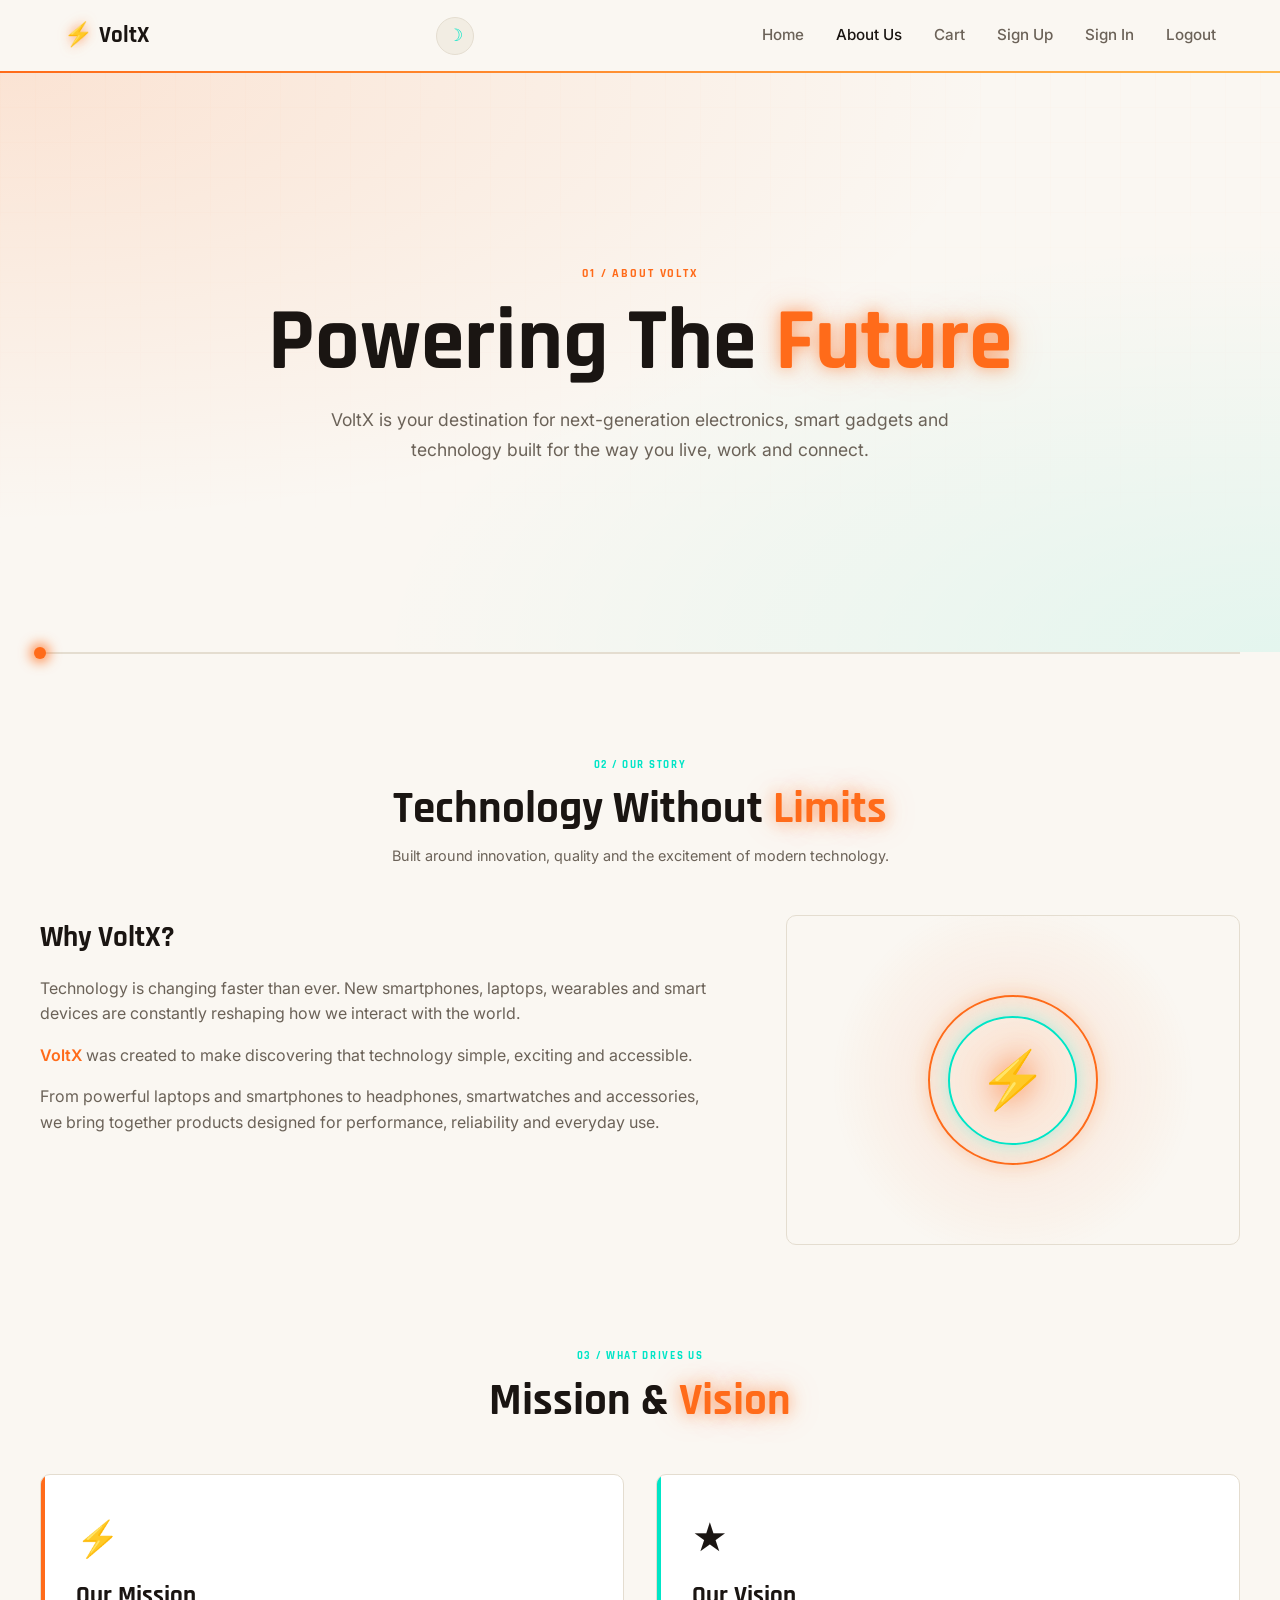
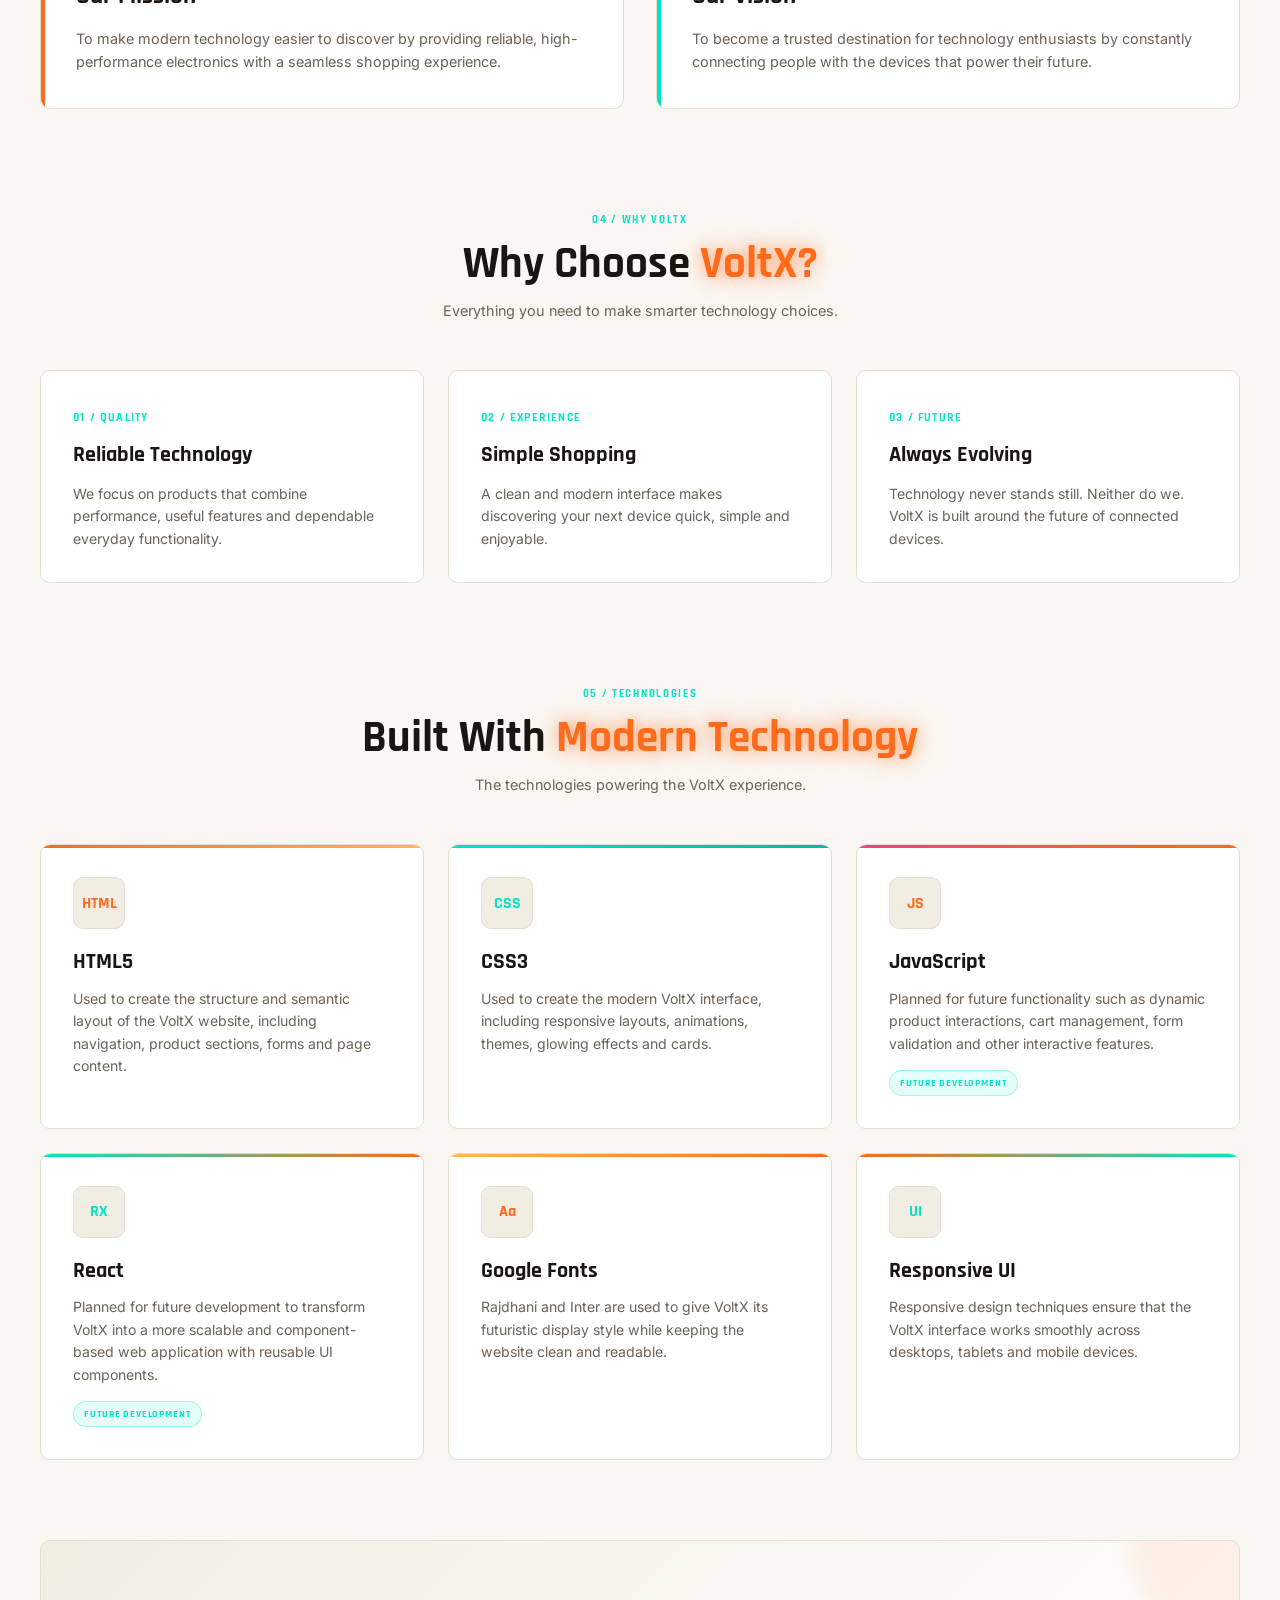
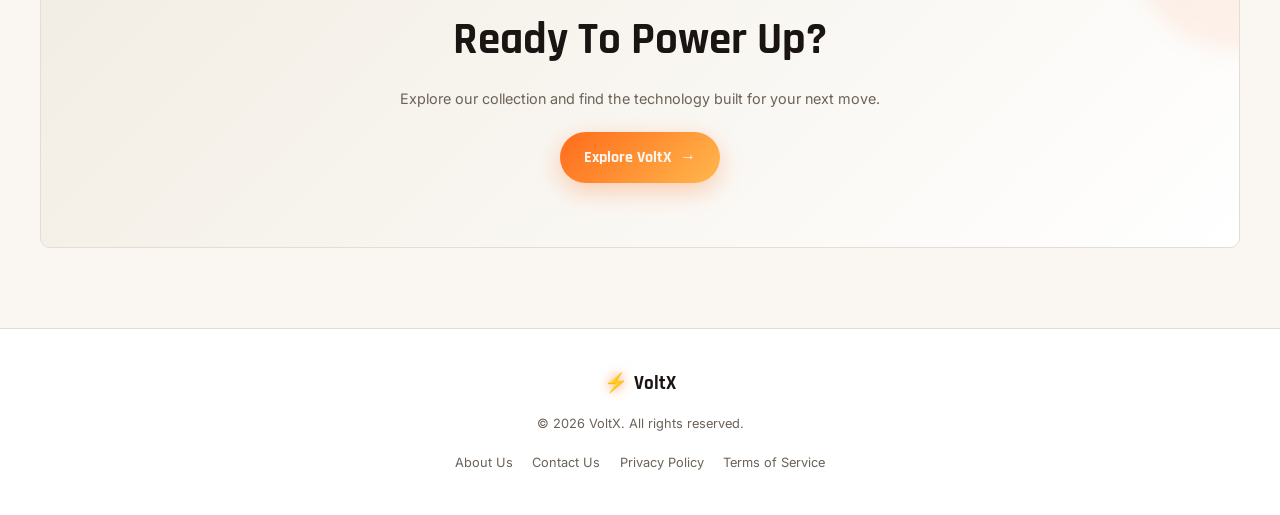
<file: about.html>
<!DOCTYPE html>
<html lang="en">

<head>

    <meta charset="UTF-8">

    <meta name="viewport" content="width=device-width, initial-scale=1.0">

    <meta name="description"
        content="Learn more about VoltX - your destination for next-generation electronics, gadgets and accessories.">

    <title>VoltX | About Us</title>


    <!-- ==========================================
         GOOGLE FONTS
         ========================================== -->

    <link rel="preconnect" href="https://fonts.googleapis.com">

    <link rel="preconnect"
        href="https://fonts.gstatic.com"
        crossorigin>

    <link href="https://fonts.googleapis.com/css2?family=Rajdhani:wght@500;600;700&family=Inter:wght@400;500;600&display=swap"
        rel="stylesheet">


    <!-- ==========================================
         PAGE STYLES
         ========================================== -->

    <style>
        /* ==========================================
   VOLTX MOBILE-FIRST DESIGN
   ========================================== */

:root {
    --void: #0a0908;
    --surface: #16130f;
    --surface-raised: #1e1a14;
    --border: #2c2620;

    --orange: #ff6b1a;
    --amber: #ffb84d;
    --teal: #00e5c7;
    --pink: #ff3d81;

    --text: #f5f0e8;
    --text-muted: #a89f92;

    --font-display: 'Rajdhani', sans-serif;
    --font-body: 'Inter', sans-serif;

    --radius: 10px;

    --container: 1200px;
}


/* ==========================================
   LIGHT MODE
   ========================================== */

:root[data-theme="light"] {
    --void: #faf7f2;
    --surface: #ffffff;
    --surface-raised: #f2ede3;
    --border: #e4ddd0;

    --text: #1a1512;
    --text-muted: #6b6258;
}


/* ==========================================
   RESET
   ========================================== */

* {
    margin: 0;
    padding: 0;
    box-sizing: border-box;
}


html {
    scroll-behavior: smooth;
    overflow-x: hidden;
}


body {
    width: 100%;
    min-width: 320px;

    overflow-x: hidden;

    font-family: var(--font-body);

    line-height: 1.6;

    background: var(--void);

    color: var(--text);

    padding-top: 64px;

    transition:
        background-color .3s ease,
        color .3s ease;
}


img,
svg,
video {
    max-width: 100%;
    height: auto;
}


a {
    text-decoration: none;
}


button {
    font-family: inherit;
}


/* ==========================================
   NAVBAR — MOBILE DEFAULT
   ========================================== */

.site-header {
    position: relative;
    z-index: 1000;
}


.navbar {
    position: fixed;

    top: 0;
    left: 0;

    width: 100%;

    min-height: 64px;

    padding:
        .75rem 1rem;

    display: flex;

    align-items: center;

    justify-content: space-between;

    background:
        rgba(10, 9, 8, .92);

    backdrop-filter: blur(12px);

    border-bottom:
        1px solid var(--border);

    z-index: 1000;
}


:root[data-theme="light"] .navbar {
    background:
        rgba(250, 247, 242, .94);
}


/* ==========================================
   BRAND
   ========================================== */

.nav-brand a {
    display: flex;

    align-items: center;

    gap: .35rem;

    font-family: var(--font-display);

    font-size: 1.45rem;

    font-weight: 700;

    color: var(--text);
}


.bolt {
    color: var(--orange);

    filter:
        drop-shadow(
            0 0 6px
            rgba(255, 107, 26, .7)
        );
}


/* ==========================================
   NAV RIGHT
   ========================================== */

.nav-right {
    display: flex;

    align-items: center;

    gap: .6rem;

    z-index: 1100;
}


/* ==========================================
   THEME BUTTON
   ========================================== */

.theme-toggle {
    position: relative;

    width: 38px;
    height: 38px;

    display: flex;

    align-items: center;
    justify-content: center;

    border-radius: 50%;

    background: var(--surface-raised);

    border:
        1px solid var(--border);

    cursor: pointer;

    overflow: hidden;
}


.theme-icon {
    position: absolute;

    font-size: 1.05rem;

    line-height: 1;

    transition:
        transform .35s ease,
        opacity .35s ease;
}


.sun-icon {
    color: var(--amber);
}


.moon-icon {
    color: var(--teal);

    transform: translateY(30px);

    opacity: 0;
}


:root[data-theme="light"] .sun-icon {
    transform: translateY(-30px);
    opacity: 0;
}


:root[data-theme="light"] .moon-icon {
    transform: translateY(0);
    opacity: 1;
}


/* ==========================================
   MOBILE HAMBURGER
   ========================================== */

.nav-toggle {
    width: 40px;
    height: 40px;

    display: flex;

    flex-direction: column;

    justify-content: center;

    align-items: center;

    gap: 5px;

    background: var(--surface-raised);

    border:
        1px solid var(--border);

    border-radius: 7px;

    cursor: pointer;
}


.nav-toggle .bar {
    display: block;

    width: 20px;
    height: 2px;

    background: var(--orange);

    border-radius: 2px;

    transition:
        transform .3s ease,
        opacity .3s ease;
}


.nav-toggle.active .bar:nth-child(1) {
    transform:
        translateY(7px)
        rotate(45deg);
}


.nav-toggle.active .bar:nth-child(2) {
    opacity: 0;
}


.nav-toggle.active .bar:nth-child(3) {
    transform:
        translateY(-7px)
        rotate(-45deg);
}


/* ==========================================
   MOBILE NAVIGATION
   ========================================== */

.nav-links {
    position: fixed;

    top: 64px;
    right: 0;

    width: min(82vw, 320px);

    height: calc(100vh - 64px);

    display: flex;

    flex-direction: column;

    align-items: stretch;

    gap: 0;

    padding:
        1rem 0;

    list-style: none;

    background: var(--surface);

    border-left:
        1px solid var(--border);

    box-shadow:
        -10px 0 35px
        rgba(0, 0, 0, .4);

    transform:
        translateX(100%);

    transition:
        transform .3s ease;

    overflow-y: auto;

    z-index: 1050;
}


.nav-links.open {
    transform: translateX(0);
}


.nav-links li {
    width: 100%;
}


.nav-links a {
    display: block;

    width: 100%;

    padding:
        1rem 1.5rem;

    color: var(--text-muted);

    font-size: 1rem;

    font-weight: 500;

    border-bottom:
        1px solid var(--border);

    transition:
        background .25s ease,
        color .25s ease;
}


.nav-links a:hover,
.nav-links a.active {
    color: var(--text);

    background:
        rgba(255, 107, 26, .07);
}


.nav-links a.active {
    border-left:
        3px solid var(--orange);
}


/* ==========================================
   HERO — MOBILE
   ========================================== */

.about-hero {
    width: 100%;

    min-height: 430px;

    padding:
        4.5rem 1.25rem 4rem;

    display: flex;

    align-items: center;

    justify-content: center;

    text-align: center;

    position: relative;

    overflow: hidden;

    background:

        radial-gradient(
            ellipse at top left,
            rgba(255, 107, 26, .14),
            transparent 55%
        ),

        radial-gradient(
            ellipse at bottom right,
            rgba(0, 229, 199, .09),
            transparent 50%
        ),

        var(--void);
}


.hero-grid {
    position: absolute;

    inset: 0;

    opacity: .10;

    background-image:

        linear-gradient(
            rgba(255, 107, 26, .15) 1px,
            transparent 1px
        ),

        linear-gradient(
            90deg,
            rgba(255, 107, 26, .15) 1px,
            transparent 1px
        );

    background-size: 35px 35px;

    mask-image:
        linear-gradient(
            to bottom,
            black,
            transparent
        );
}


.about-hero-content {
    position: relative;

    z-index: 2;

    width: 100%;

    max-width: 760px;
}


.hero-eyebrow {
    display: inline-block;

    font-family: var(--font-display);

    font-size: .72rem;

    font-weight: 700;

    letter-spacing: .16em;

    color: var(--orange);

    margin-bottom: 1rem;
}


.about-hero h1 {
    font-family: var(--font-display);

    font-size:
        clamp(2.7rem, 14vw, 5.5rem);

    line-height: .98;

    font-weight: 700;

    margin-bottom: 1.25rem;
}


.text-glow {
    color: var(--orange);

    text-shadow:
        0 0 15px
        rgba(255, 107, 26, .55),

        0 0 35px
        rgba(255, 107, 26, .25);
}


.about-hero p {
    max-width: 650px;

    margin: 0 auto;

    color: var(--text-muted);

    font-size: .95rem;

    line-height: 1.7;
}


/* ==========================================
   ELECTRIC DIVIDER
   ========================================== */

.current-line {
    position: relative;

    width: calc(100% - 2rem);

    max-width: 1200px;

    height: 2px;

    margin: 0 auto;

    background: var(--border);
}


.pulse-dot {
    position: absolute;

    top: 50%;
    left: -6px;

    width: 12px;
    height: 12px;

    border-radius: 50%;

    background: var(--orange);

    box-shadow:
        0 0 12px 4px
        rgba(255, 107, 26, .7);

    transform: translateY(-50%);

    animation:
        travel 3.5s linear infinite;
}


@keyframes travel {

    0% {
        left: -6px;
    }

    100% {
        left: calc(100% - 6px);
    }
}


/* ==========================================
   CONTENT CONTAINER
   ========================================== */

.content-wrapper {
    width: 100%;

    max-width: var(--container);

    margin: 0 auto;

    padding:
        0 1rem 4rem;
}


.section {
    padding-top: 4rem;
}


/* ==========================================
   SECTION HEADERS
   ========================================== */

.section-header {
    text-align: center;

    margin-bottom: 2rem;
}


.section-tag {
    display: inline-block;

    font-family: var(--font-display);

    font-size: .7rem;

    font-weight: 700;

    letter-spacing: .15em;

    color: var(--teal);

    margin-bottom: .65rem;
}


.section-header h2 {
    font-family: var(--font-display);

    font-size:
        clamp(1.9rem, 8vw, 2.8rem);

    line-height: 1.1;

    font-weight: 700;

    margin-bottom: .6rem;
}


.section-header p {
    color: var(--text-muted);

    font-size: .9rem;
}


/* ==========================================
   STORY
   ========================================== */

.story-grid {
    display: grid;

    grid-template-columns: 1fr;

    gap: 2rem;
}


.story-text h3 {
    font-family: var(--font-display);

    font-size: 1.8rem;

    margin-bottom: .9rem;
}


.story-text p {
    color: var(--text-muted);

    margin-bottom: 1rem;

    font-size: .92rem;
}


.story-highlight {
    color: var(--orange);

    font-weight: 600;
}


/* ==========================================
   STORY VISUAL
   ========================================== */

.story-visual {
    width: 100%;

    min-height: 270px;

    display: flex;

    align-items: center;

    justify-content: center;

    position: relative;

    background:

        radial-gradient(
            circle,
            rgba(255, 107, 26, .14),
            transparent 65%
        );

    border:
        1px solid var(--border);

    border-radius: var(--radius);

    overflow: hidden;
}


.energy-ring {
    width: min(170px, 55vw);

    aspect-ratio: 1;

    border:
        2px solid var(--orange);

    border-radius: 50%;

    display: flex;

    align-items: center;

    justify-content: center;

    box-shadow:

        0 0 20px
        rgba(255, 107, 26, .25),

        inset 0 0 20px
        rgba(255, 107, 26, .12);

    animation:
        rotateRing 8s linear infinite;
}


.energy-ring::before {
    content: '';

    position: absolute;

    width: 125px;

    height: 125px;

    max-width: 42vw;

    max-height: 42vw;

    border:
        2px solid var(--teal);

    border-radius: 50%;

    box-shadow:
        0 0 20px
        rgba(0, 229, 199, .3);
}


.energy-bolt {
    font-size: 3.5rem;

    color: var(--orange);

    filter:
        drop-shadow(
            0 0 15px
            rgba(255, 107, 26, .8)
        );

    animation:
        boltPulse 2s ease-in-out infinite;
}


@keyframes rotateRing {
    from {
        transform: rotate(0deg);
    }

    to {
        transform: rotate(360deg);
    }
}


@keyframes boltPulse {

    0%,
    100% {
        transform: scale(1);
    }

    50% {
        transform: scale(1.15);
    }
}


/* ==========================================
   MISSION
   ========================================== */

.mission-grid {
    display: grid;

    grid-template-columns: 1fr;

    gap: 1rem;
}


.mission-card {
    padding: 1.6rem;

    background: var(--surface);

    border:
        1px solid var(--border);

    border-radius: var(--radius);

    position: relative;

    overflow: hidden;

    transition:
        transform .3s ease,
        border-color .3s ease,
        box-shadow .3s ease;
}


.mission-card::before {
    content: '';

    position: absolute;

    left: 0;
    top: 0;

    width: 4px;
    height: 100%;

    background: var(--orange);
}


.mission-card:nth-child(2)::before {
    background: var(--teal);
}


.mission-card:hover {
    transform: translateY(-5px);

    border-color: var(--orange);

    box-shadow:
        0 15px 40px
        rgba(255, 107, 26, .12);
}


.mission-icon {
    display: block;

    font-size: 2.2rem;

    margin-bottom: .7rem;
}


.mission-card h3 {
    font-family: var(--font-display);

    font-size: 1.55rem;

    margin-bottom: .6rem;
}


.mission-card p {
    color: var(--text-muted);

    font-size: .9rem;
}


/* ==========================================
   WHY VOLTX
   ========================================== */

.features-grid {
    display: grid;

    grid-template-columns: 1fr;

    gap: 1rem;
}


.feature-card {
    background: var(--surface);

    border:
        1px solid var(--border);

    border-radius: var(--radius);

    padding: 1.5rem;

    transition:
        transform .3s ease,
        border-color .3s ease,
        box-shadow .3s ease;
}


.feature-card:hover {
    transform: translateY(-5px);

    border-color: var(--orange);

    box-shadow:
        0 12px 35px
        rgba(255, 107, 26, .12);
}


.feature-number {
    font-family: var(--font-display);

    color: var(--teal);

    font-weight: 700;

    font-size: .75rem;

    letter-spacing: .1em;
}


.feature-card h3 {
    font-family: var(--font-display);

    font-size: 1.35rem;

    margin: .6rem 0;
}


.feature-card p {
    color: var(--text-muted);

    font-size: .88rem;
}


/* ==========================================
   TECHNOLOGY SECTION
   ========================================== */

.technology-grid {
    display: grid;

    grid-template-columns: 1fr;

    gap: 1rem;
}


.technology-card {
    background: var(--surface);

    border:
        1px solid var(--border);

    border-radius: var(--radius);

    padding: 1.5rem;

    position: relative;

    overflow: hidden;

    transition:
        transform .3s ease,
        border-color .3s ease,
        box-shadow .3s ease;
}


.technology-card::before {
    content: '';

    position: absolute;

    top: 0;
    left: 0;

    width: 100%;
    height: 3px;

    background:
        linear-gradient(
            90deg,
            var(--orange),
            var(--amber)
        );
}


.technology-card:nth-child(2)::before {
    background:
        linear-gradient(
            90deg,
            var(--teal),
            #00b89f
        );
}


.technology-card:nth-child(3)::before {
    background:
        linear-gradient(
            90deg,
            var(--pink),
            var(--orange)
        );
}


.technology-card:nth-child(4)::before {
    background:
        linear-gradient(
            90deg,
            var(--teal),
            var(--orange)
        );
}


.technology-card:nth-child(5)::before {
    background:
        linear-gradient(
            90deg,
            var(--amber),
            var(--orange)
        );
}


.technology-card:nth-child(6)::before {
    background:
        linear-gradient(
            90deg,
            var(--orange),
            var(--teal)
        );
}


.technology-card:hover {
    transform: translateY(-5px);

    border-color: var(--orange);

    box-shadow:
        0 15px 35px
        rgba(255, 107, 26, .14);
}


.technology-icon {
    width: 52px;
    height: 52px;

    display: flex;

    align-items: center;
    justify-content: center;

    margin-bottom: .9rem;

    border-radius: 10px;

    background: var(--surface-raised);

    border:
        1px solid var(--border);

    font-family: var(--font-display);

    font-size: 1rem;

    font-weight: 700;

    color: var(--orange);
}


.technology-card:nth-child(even)
.technology-icon {
    color: var(--teal);
}


.technology-card h3 {
    font-family: var(--font-display);

    font-size: 1.4rem;

    margin-bottom: .5rem;
}


.technology-card p {
    color: var(--text-muted);

    font-size: .88rem;
}


.future-badge {
    display: inline-block;

    margin-top: .9rem;

    padding:
        .25rem .65rem;

    border-radius: 999px;

    background:
        rgba(0, 229, 199, .1);

    border:
        1px solid
        rgba(0, 229, 199, .3);

    color: var(--teal);

    font-family: var(--font-display);

    font-size: .65rem;

    font-weight: 700;

    letter-spacing: .08em;
}


/* ==========================================
   CTA
   ========================================== */

.cta-section {
    margin-top: 4rem;

    padding:
        3rem 1.25rem;

    text-align: center;

    background:
        linear-gradient(
            135deg,
            var(--surface-raised),
            var(--surface)
        );

    border:
        1px solid var(--border);

    border-radius: var(--radius);

    position: relative;

    overflow: hidden;
}


.cta-section::after {
    content: '';

    position: absolute;

    width: 220px;
    height: 220px;

    border-radius: 50%;

    right: -110px;
    top: -110px;

    background:
        rgba(255, 107, 26, .08);

    filter: blur(10px);
}


.cta-section h2 {
    position: relative;

    z-index: 2;

    font-family: var(--font-display);

    font-size:
        clamp(2rem, 9vw, 2.8rem);

    margin-bottom: .6rem;
}


.cta-section p {
    position: relative;

    z-index: 2;

    color: var(--text-muted);

    font-size: .9rem;

    margin-bottom: 1.4rem;
}


.cta-button {
    position: relative;

    z-index: 2;

    display: inline-flex;

    align-items: center;

    justify-content: center;

    gap: .5rem;

    min-height: 46px;

    padding:
        .8rem 1.5rem;

    background:
        linear-gradient(
            135deg,
            var(--orange),
            var(--amber)
        );

    color: var(--void);

    border-radius: 999px;

    font-family: var(--font-display);

    font-weight: 700;

    box-shadow:
        0 8px 24px
        rgba(255, 107, 26, .3);

    transition:
        transform .25s ease,
        box-shadow .25s ease;
}


.cta-button:hover {
    transform:
        translateY(-3px)
        scale(1.03);

    box-shadow:
        0 12px 30px
        rgba(255, 107, 26, .45);
}


.cta-arrow {
    transition:
        transform .25s ease;
}


.cta-button:hover .cta-arrow {
    transform:
        translateX(3px);
}


/* ==========================================
   FOOTER
   ========================================== */

.site-footer {
    width: 100%;

    background: var(--surface);

    border-top:
        1px solid var(--border);

    color: var(--text-muted);

    padding:
        2rem 1rem;

    text-align: center;
}


.footer-content {
    max-width: var(--container);

    margin: 0 auto;

    display: flex;

    flex-direction: column;

    align-items: center;

    gap: .9rem;
}


.footer-brand {
    display: flex;

    align-items: center;

    gap: .35rem;

    font-family: var(--font-display);

    font-size: 1.2rem;

    font-weight: 700;

    color: var(--text);
}


.footer-content p {
    font-size: .8rem;
}


.footer-links {
    list-style: none;

    display: flex;

    flex-wrap: wrap;

    justify-content: center;

    gap: .7rem 1.2rem;
}


.footer-links a {
    color: var(--text-muted);

    font-size: .8rem;

    transition:
        color .25s ease;
}


.footer-links a:hover {
    color: var(--orange);
}


/* ==========================================
   SCROLL REVEAL
   ========================================== */

.reveal {
    opacity: 0;

    transform:
        translateY(25px)
        scale(.98);

    transition:
        opacity .7s ease,
        transform .7s ease;
}


.reveal.visible {
    opacity: 1;

    transform:
        translateY(0)
        scale(1);
}


/* ==========================================
   TABLET — 600px+
   ========================================== */

@media (min-width: 600px) {

    body {
        padding-top: 72px;
    }


    .navbar {
        min-height: 72px;

        padding:
            1rem 4%;
    }


    .nav-links {
        top: 72px;

        height:
            calc(100vh - 72px);
    }


    .about-hero {
        min-height: 500px;

        padding:
            5rem 2rem;
    }


    .about-hero p {
        font-size: 1rem;
    }


    .content-wrapper {
        padding:
            0 2rem 5rem;
    }


    .section {
        padding-top: 5rem;
    }


    .section-header {
        margin-bottom: 2.5rem;
    }


    .story-visual {
        min-height: 330px;
    }


    .mission-grid {
        grid-template-columns:
            repeat(2, 1fr);
    }


    .features-grid {
        grid-template-columns:
            repeat(2, 1fr);
    }


    .technology-grid {
        grid-template-columns:
            repeat(2, 1fr);
    }


    .technology-card {
        padding: 1.75rem;
    }


    .cta-section {
        padding:
            4rem 2rem;
    }
}


/* ==========================================
   DESKTOP — 900px+
   ========================================== */

@media (min-width: 900px) {

    body {
        padding-top: 72px;
    }


    .navbar {
        padding:
            1rem 5%;
    }


    /* Desktop navigation */

    .nav-right {
        gap: 1rem;
    }


    .nav-toggle {
        display: none;
    }


    .nav-links {
        position: static;

        width: auto;
        height: auto;

        display: flex;

        flex-direction: row;

        align-items: center;

        gap: 2rem;

        padding: 0;

        background: transparent;

        border: none;

        box-shadow: none;

        transform: none;

        overflow: visible;
    }


    .nav-links li {
        width: auto;
    }


    .nav-links a {
        width: auto;

        padding: .25rem 0;

        border: none;

        font-size: .95rem;

        background: transparent;
    }


    .nav-links a:hover,
    .nav-links a.active {
        background: transparent;

        border: none;
    }


    .nav-links a.active {
        color: var(--text);
    }


    .nav-links a::after {
        content: '';

        display: block;

        position: absolute;

        left: 0;
        bottom: -2px;

        width: 0;
        height: 2px;

        background:
            linear-gradient(
                90deg,
                var(--orange),
                var(--amber)
            );

        transition:
            width .25s ease;
    }


    .nav-links a:hover::after,
    .nav-links a.active::after {
        width: 100%;
    }


    /* Hero */

    .about-hero {
        min-height: 540px;
    }


    .about-hero h1 {
        font-size:
            clamp(4rem, 7vw, 5.5rem);
    }


    .about-hero p {
        font-size: 1.1rem;
    }


    /* Story */

    .story-grid {
        grid-template-columns:
            1.2fr .8fr;

        gap: 3rem;
    }


    .story-text p {
        font-size: 1rem;
    }


    /* Mission */

    .mission-grid {
        gap: 2rem;
    }


    .mission-card {
        padding: 2.2rem;
    }


    /* Features */

    .features-grid {
        grid-template-columns:
            repeat(3, 1fr);

        gap: 1.5rem;
    }


    .feature-card {
        padding: 2rem;
    }


    /* Technology */

    .technology-grid {
        grid-template-columns:
            repeat(3, 1fr);

        gap: 1.5rem;
    }


    .technology-card {
        padding: 2rem;
    }


    /* CTA */

    .cta-section {
        margin-top: 5rem;
    }


    /* Footer */

    .site-footer {
        padding:
            2.5rem 5%;
    }
}


/* ==========================================
   LARGE DESKTOP — 1200px+
   ========================================== */

@media (min-width: 1200px) {

    .navbar {
        padding:
            1rem max(5%, calc((100vw - 1400px) / 2));
    }


    .about-hero {
        min-height: 580px;
    }


    .content-wrapper {
        padding-left: 0;
        padding-right: 0;
    }


    .section {
        padding-top: 6rem;
    }


    .section-header {
        margin-bottom: 3rem;
    }


    .story-grid {
        gap: 4rem;
    }


    .technology-grid {
        gap: 1.5rem;
    }
}


/* ==========================================
   VERY SMALL DEVICES — 320px–380px
   ========================================== */

@media (max-width: 380px) {

    .navbar {
        padding:
            .7rem .75rem;
    }


    .nav-brand a {
        font-size: 1.3rem;
    }


    .theme-toggle,
    .nav-toggle {
        width: 36px;
        height: 36px;
    }


    .about-hero {
        padding-left: 1rem;
        padding-right: 1rem;
    }


    .content-wrapper {
        padding-left: .75rem;
        padding-right: .75rem;
    }


    .section {
        padding-top: 3.5rem;
    }


    .mission-card,
    .feature-card,
    .technology-card {
        padding: 1.25rem;
    }


    .story-visual {
        min-height: 240px;
    }
}


/* ==========================================
   REDUCED MOTION
   ========================================== */

@media (prefers-reduced-motion: reduce) {

    html {
        scroll-behavior: auto;
    }


    *,
    *::before,
    *::after {
        animation-duration: .01ms !important;

        animation-iteration-count: 1 !important;

        transition-duration: .01ms !important;
    }
}
    
    </style>

</head>


<body>


    <!-- ==========================================
         NAVIGATION
         ========================================== -->

    <header class="site-header">

        <nav
            class="navbar"
            aria-label="Main Navigation">


            <!-- BRAND -->

            <div class="nav-brand">

                <a href="./index.html">

                    <span class="bolt">
                        &#9889;
                    </span>

                    VoltX

                </a>

            </div>


            <!-- RIGHT SIDE -->

            <div class="nav-right">


                <!-- THEME TOGGLE -->

                <button
                    class="theme-toggle"
                    id="themeToggle"
                    aria-label="Toggle light and dark mode">

                    <span class="theme-icon sun-icon">
                        &#9728;
                    </span>

                    <span class="theme-icon moon-icon">
                        &#9789;
                    </span>

                </button>


                <!-- MOBILE MENU -->

                <button
                    class="nav-toggle"
                    id="navToggle"
                    aria-label="Toggle navigation menu"
                    aria-expanded="false">

                    <span class="bar"></span>

                    <span class="bar"></span>

                    <span class="bar"></span>

                </button>

            </div>


            <!-- NAV LINKS -->

            <ul
                class="nav-links"
                id="navLinks">

                <li>

                    <a href="./index.html">
                        Home
                    </a>

                </li>

                <li>

                    <a
                        href="./about.html"
                        class="active"
                        aria-current="page">

                        About Us

                    </a>

                </li>

                <li>

                    <a href="./cart.html">
                        Cart
                    </a>

                </li>

                <li>

                    <a href="./signup.html">
                        Sign Up
                    </a>

                </li>

                <li>

                    <a href="./signin.html">
                        Sign In
                    </a>

                </li>

                <li>

                    <a href="./logout.html">
                        Logout
                    </a>

                </li>

            </ul>

        </nav>

    </header>


    <!-- ==========================================
         MAIN CONTENT
         ========================================== -->

    <main>


        <!-- ======================================
             SECTION 01 — ABOUT VOLTX
             ====================================== -->

        <section
            class="about-hero"
            aria-labelledby="about-title">

            <div class="hero-grid"></div>


            <div class="about-hero-content">

                <span class="hero-eyebrow">
                    01 / ABOUT VOLTX
                </span>


                <h1 id="about-title">

                    Powering The

                    <span class="text-glow">
                        Future
                    </span>

                </h1>


                <p>

                    VoltX is your destination for
                    next-generation electronics,
                    smart gadgets and technology
                    built for the way you live,
                    work and connect.

                </p>

            </div>

        </section>


        <!-- ELECTRIC DIVIDER -->

        <div
            class="current-line"
            aria-hidden="true">

            <span class="pulse-dot"></span>

        </div>


        <div class="content-wrapper">


            <!-- ======================================
                 SECTION 02 — OUR STORY
                 ====================================== -->

            <section class="section">


                <header class="section-header reveal">

                    <span class="section-tag">
                        02 / OUR STORY
                    </span>


                    <h2>

                        Technology Without

                        <span class="text-glow">
                            Limits
                        </span>

                    </h2>


                    <p>

                        Built around innovation,
                        quality and the excitement
                        of modern technology.

                    </p>

                </header>


                <div class="story-grid">


                    <div class="story-text reveal">


                        <h3>
                            Why VoltX?
                        </h3>


                        <p>

                            Technology is changing
                            faster than ever.

                            New smartphones, laptops,
                            wearables and smart devices
                            are constantly reshaping how
                            we interact with the world.

                        </p>


                        <p>

                            <span class="story-highlight">
                                VoltX
                            </span>

                            was created to make discovering
                            that technology simple,
                            exciting and accessible.

                        </p>


                        <p>

                            From powerful laptops and
                            smartphones to headphones,
                            smartwatches and accessories,
                            we bring together products
                            designed for performance,
                            reliability and everyday use.

                        </p>

                    </div>


                    <!-- VISUAL -->

                    <div class="story-visual reveal">

                        <div class="energy-ring">

                            <span class="energy-bolt">
                                &#9889;
                            </span>

                        </div>

                    </div>

                </div>

            </section>


            <!-- ======================================
                 SECTION 03 — MISSION & VISION
                 ====================================== -->

            <section class="section">


                <header class="section-header reveal">

                    <span class="section-tag">
                        03 / WHAT DRIVES US
                    </span>


                    <h2>

                        Mission &

                        <span class="text-glow">
                            Vision
                        </span>

                    </h2>

                </header>


                <div class="mission-grid">


                    <!-- MISSION -->

                    <article class="mission-card reveal">


                        <span class="mission-icon">
                            &#9889;
                        </span>


                        <h3>
                            Our Mission
                        </h3>


                        <p>

                            To make modern technology
                            easier to discover by
                            providing reliable,
                            high-performance electronics
                            with a seamless shopping
                            experience.

                        </p>

                    </article>


                    <!-- VISION -->

                    <article class="mission-card reveal">


                        <span class="mission-icon">
                            &#9733;
                        </span>


                        <h3>
                            Our Vision
                        </h3>


                        <p>

                            To become a trusted destination
                            for technology enthusiasts by
                            constantly connecting people
                            with the devices that power
                            their future.

                        </p>

                    </article>

                </div>

            </section>


            <!-- ======================================
                 SECTION 04 — WHY VOLTX
                 ====================================== -->

            <section class="section">


                <header class="section-header reveal">

                    <span class="section-tag">
                        04 / WHY VOLTX
                    </span>


                    <h2>

                        Why Choose

                        <span class="text-glow">
                            VoltX?
                        </span>

                    </h2>


                    <p>

                        Everything you need to make
                        smarter technology choices.

                    </p>

                </header>


                <div class="features-grid">


                    <!-- FEATURE 1 -->

                    <article class="feature-card reveal">

                        <span class="feature-number">
                            01 / QUALITY
                        </span>


                        <h3>
                            Reliable Technology
                        </h3>


                        <p>

                            We focus on products that
                            combine performance,
                            useful features and dependable
                            everyday functionality.

                        </p>

                    </article>


                    <!-- FEATURE 2 -->

                    <article class="feature-card reveal">

                        <span class="feature-number">
                            02 / EXPERIENCE
                        </span>


                        <h3>
                            Simple Shopping
                        </h3>


                        <p>

                            A clean and modern interface
                            makes discovering your next
                            device quick, simple and
                            enjoyable.

                        </p>

                    </article>


                    <!-- FEATURE 3 -->

                    <article class="feature-card reveal">

                        <span class="feature-number">
                            03 / FUTURE
                        </span>


                        <h3>
                            Always Evolving
                        </h3>


                        <p>

                            Technology never stands still.

                            Neither do we.

                            VoltX is built around the
                            future of connected devices.

                        </p>

                    </article>

                </div>

            </section>


            <!-- ======================================
                 SECTION 05 — TECHNOLOGIES
                 ====================================== -->

            <section class="section">


                <header class="section-header reveal">

                    <span class="section-tag">
                        05 / TECHNOLOGIES
                    </span>


                    <h2>

                        Built With

                        <span class="text-glow">
                            Modern Technology
                        </span>

                    </h2>


                    <p>

                        The technologies powering
                        the VoltX experience.

                    </p>

                </header>


                <div class="technology-grid">


                    <!-- HTML -->

                    <article class="technology-card reveal">


                        <div class="technology-icon">
                            HTML
                        </div>


                        <h3>
                            HTML5
                        </h3>


                        <p>

                            Used to create the structure
                            and semantic layout of the
                            VoltX website, including
                            navigation, product sections,
                            forms and page content.

                        </p>

                    </article>


                    <!-- CSS -->

                    <article class="technology-card reveal">


                        <div class="technology-icon">
                            CSS
                        </div>


                        <h3>
                            CSS3
                        </h3>


                        <p>

                            Used to create the modern
                            VoltX interface, including
                            responsive layouts,
                            animations, themes,
                            glowing effects and cards.

                        </p>

                    </article>


                    <!-- JAVASCRIPT -->

                    <article class="technology-card reveal">


                        <div class="technology-icon">
                            JS
                        </div>


                        <h3>
                            JavaScript
                        </h3>


                        <p>

                            Planned for future
                            functionality such as
                            dynamic product interactions,
                            cart management, form
                            validation and other
                            interactive features.

                        </p>


                        <span class="future-badge">
                            FUTURE DEVELOPMENT
                        </span>

                    </article>


                    <!-- REACT -->

                    <article class="technology-card reveal">


                        <div class="technology-icon">
                            RX
                        </div>


                        <h3>
                            React
                        </h3>


                        <p>

                            Planned for future development
                            to transform VoltX into a more
                            scalable and component-based
                            web application with reusable
                            UI components.

                        </p>


                        <span class="future-badge">
                            FUTURE DEVELOPMENT
                        </span>

                    </article>


                    <!-- GOOGLE FONTS -->

                    <article class="technology-card reveal">


                        <div class="technology-icon">
                            Aa
                        </div>


                        <h3>
                            Google Fonts
                        </h3>


                        <p>

                            Rajdhani and Inter are used
                            to give VoltX its futuristic
                            display style while keeping
                            the website clean and readable.

                        </p>

                    </article>


                    <!-- RESPONSIVE -->

                    <article class="technology-card reveal">


                        <div class="technology-icon">
                            UI
                        </div>


                        <h3>
                            Responsive UI
                        </h3>


                        <p>

                            Responsive design techniques
                            ensure that the VoltX interface
                            works smoothly across desktops,
                            tablets and mobile devices.

                        </p>

                    </article>

                </div>

            </section>


            <!-- ======================================
                 CTA
                 ====================================== -->

            <section class="cta-section reveal">


                <h2>
                    Ready To Power Up?
                </h2>


                <p>

                    Explore our collection and find
                    the technology built for your
                    next move.

                </p>


                <a
                    href="./index.html"
                    class="cta-button">

                    Explore VoltX

                    <span class="cta-arrow">
                        &rarr;
                    </span>

                </a>

            </section>


        </div>

    </main>


    <!-- ==========================================
         FOOTER
         ========================================== -->

    <footer class="site-footer">


        <div class="footer-content">


            <div class="footer-brand">

                <span class="bolt">
                    &#9889;
                </span>

                VoltX

            </div>


            <p>

                &copy; 2026 VoltX.
                All rights reserved.

            </p>


            <nav
                aria-label="Footer Navigation">

                <ul class="footer-links">


                    <li>

                        <a href="./about.html">
                            About Us
                        </a>

                    </li>


                    <li>

                        <a href="./contact.html">
                            Contact Us
                        </a>

                    </li>


                    <li>

                        <a href="./privacy.html">
                            Privacy Policy
                        </a>

                    </li>


                    <li>

                        <a href="./terms.html">
                            Terms of Service
                        </a>

                    </li>


                </ul>

            </nav>

        </div>

    </footer>


    <!-- ==========================================
         JAVASCRIPT
         ========================================== -->

    <script>


        /* ==========================================
           THEME SWITCHER
           ========================================== */

        const themeToggle =
            document.getElementById("themeToggle");


        const root =
            document.documentElement;


        const savedTheme =
            localStorage.getItem("voltx-theme");


        const prefersLight =
            window.matchMedia(
                "(prefers-color-scheme: light)"
            ).matches;


        if (
            savedTheme === "light" ||
            (!savedTheme && prefersLight)
        ) {

            root.setAttribute(
                "data-theme",
                "light"
            );

        }


        themeToggle.addEventListener(
            "click",
            () => {


                const isLight =
                    root.getAttribute(
                        "data-theme"
                    ) === "light";


                if (isLight) {


                    root.removeAttribute(
                        "data-theme"
                    );


                    localStorage.setItem(
                        "voltx-theme",
                        "dark"
                    );


                } else {


                    root.setAttribute(
                        "data-theme",
                        "light"
                    );


                    localStorage.setItem(
                        "voltx-theme",
                        "light"
                    );

                }

            }
        );


        /* ==========================================
           MOBILE NAVIGATION
           ========================================== */

        const navToggle =
            document.getElementById("navToggle");


        const navLinks =
            document.getElementById("navLinks");


        navToggle.addEventListener(
            "click",
            () => {


                const isOpen =
                    navLinks.classList.toggle(
                        "open"
                    );


                navToggle.classList.toggle(
                    "active"
                );


                navToggle.setAttribute(
                    "aria-expanded",
                    isOpen
                );


                document.body.style.overflow =
                    isOpen ? "hidden" : "";

            }
        );


        /* CLOSE MENU WHEN LINK IS CLICKED */

        navLinks
            .querySelectorAll("a")
            .forEach(link => {


                link.addEventListener(
                    "click",
                    () => {


                        navLinks.classList.remove(
                            "open"
                        );


                        navToggle.classList.remove(
                            "active"
                        );


                        navToggle.setAttribute(
                            "aria-expanded",
                            "false"
                        );


                        document.body.style.overflow =
                            "";

                    }
                );

            });


        /* CLOSE MENU WITH ESCAPE */

        document.addEventListener(
            "keydown",
            event => {


                if (event.key === "Escape") {


                    navLinks.classList.remove(
                        "open"
                    );


                    navToggle.classList.remove(
                        "active"
                    );


                    navToggle.setAttribute(
                        "aria-expanded",
                        "false"
                    );


                    document.body.style.overflow =
                        "";

                }

            }
        );


        /* ==========================================
           SCROLL REVEAL ANIMATION
           ========================================== */

        const revealElements =
            document.querySelectorAll(
                ".reveal"
            );


        const observer =
            new IntersectionObserver(
                entries => {


                    entries.forEach(
                        entry => {


                            if (
                                entry.isIntersecting
                            ) {


                                entry.target.classList.add(
                                    "visible"
                                );


                                observer.unobserve(
                                    entry.target
                                );

                            }

                        }
                    );

                },
                {
                    threshold: 0.15,

                    rootMargin:
                        "0px 0px -40px 0px"
                }
            );


        revealElements.forEach(
            element => {

                observer.observe(
                    element
                );

            }
        );


    </script>

</body>

</html>
</file>
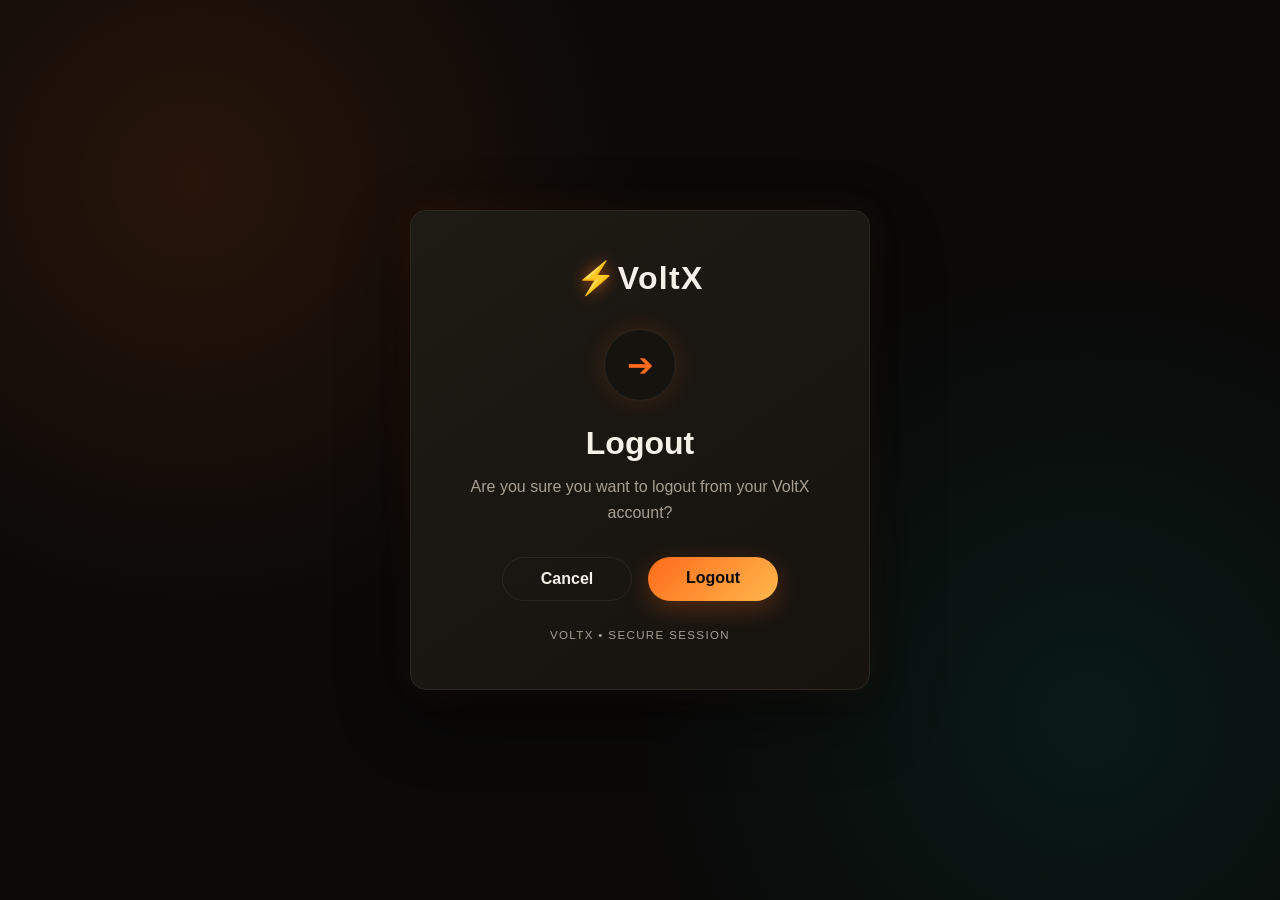
<file: logout.html>
<!DOCTYPE html>
<html lang="en">

<head>
    <meta charset="UTF-8">
    <meta name="viewport" content="width=device-width, initial-scale=1.0">

    <meta name="description" content="VoltX Logout">

    <title>VoltX | Logout</title>

    <style>

        /* =========================================
           VoltX Theme
           ========================================= */

        :root {
            --void: #0a0908;
            --surface: #16130f;
            --surface-raised: #1e1a14;
            --border: #2c2620;

            --orange: #ff6b1a;
            --amber: #ffb84d;
            --teal: #00e5c7;
            --pink: #ff3d81;

            --text: #f5f0e8;
            --text-muted: #a89f92;

            --font-display: 'Rajdhani', sans-serif;
            --font-body: 'Inter', sans-serif;
        }


        /* =========================================
           Light Theme
           ========================================= */

        :root[data-theme="light"] {
            --void: #faf7f2;
            --surface: #ffffff;
            --surface-raised: #f2ede3;
            --border: #e4ddd0;

            --text: #1a1512;
            --text-muted: #6b6258;
        }


        /* =========================================
           Reset
           ========================================= */

        * {
            margin: 0;
            padding: 0;
            box-sizing: border-box;
        }

        html {
            overflow-x: hidden;
        }


        body {

            min-height: 100vh;
            width: 100%;
            min-width: 320px;
            overflow-x: hidden;

            display: flex;

            align-items: center;

            justify-content: center;

            padding: 20px;

            font-family: var(--font-body);

            color: var(--text);

            background:
                radial-gradient(
                    circle at 15% 20%,
                    rgba(255, 107, 26, 0.12),
                    transparent 35%
                ),
                radial-gradient(
                    circle at 85% 80%,
                    rgba(0, 229, 199, 0.08),
                    transparent 35%
                ),
                var(--void);
        }


        /* =========================================
           Main Card
           ========================================= */

        .logout-card {

            width: 100%;

            max-width: 460px;

            padding: 3rem 2.5rem;

            text-align: center;

            background:
                linear-gradient(
                    145deg,
                    var(--surface-raised),
                    var(--surface)
                );

            border: 1px solid var(--border);

            border-radius: 16px;

            box-shadow:
                0 25px 70px rgba(0, 0, 0, 0.45),
                0 0 35px rgba(255, 107, 26, 0.08);

            animation: cardEnter 0.6s ease;
        }


        /* =========================================
           Logo
           ========================================= */

        .logo {

            font-family: var(--font-display);

            font-size: 2rem;

            font-weight: 700;

            letter-spacing: 0.04em;

            margin-bottom: 2rem;
        }


        .bolt {

            color: var(--orange);

            filter:
                drop-shadow(
                    0 0 8px rgba(255, 107, 26, 0.7)
                );
        }


        /* =========================================
           Logout Icon
           ========================================= */

        .logout-icon {

            width: 72px;

            height: 72px;

            margin: 0 auto 1.5rem;

            display: flex;

            align-items: center;

            justify-content: center;

            border-radius: 50%;

            border: 1px solid var(--border);

            background: var(--surface);

            color: var(--orange);

            font-size: 2rem;

            box-shadow:
                0 0 25px rgba(255, 107, 26, 0.15);

            animation:
                iconPulse 2s ease-in-out infinite;
        }


        h1 {

            font-family: var(--font-display);

            font-size: 2rem;

            margin-bottom: 0.75rem;
        }


        .description {

            color: var(--text-muted);

            line-height: 1.6;

            margin-bottom: 2rem;
        }


        /* =========================================
           Buttons
           ========================================= */

        .buttons {

            display: flex;

            justify-content: center;

            gap: 1rem;
        }


        .btn {

            min-width: 130px;

            padding: 0.75rem 1.5rem;

            border-radius: 999px;

            font-family: var(--font-display);

            font-size: 1rem;

            font-weight: 700;

            text-decoration: none;

            cursor: pointer;

            transition:
                transform 0.25s ease,
                box-shadow 0.25s ease;
        }


        .btn:hover {

            transform: translateY(-2px);
        }


        /* Cancel */

        .cancel-btn {

            color: var(--text);

            background: transparent;

            border: 1px solid var(--border);
        }


        .cancel-btn:hover {

            border-color: var(--teal);

            color: var(--teal);
        }


        /* Logout */

        .logout-btn {

            color: var(--void);

            background:
                linear-gradient(
                    135deg,
                    var(--orange),
                    var(--amber)
                );

            border: none;

            box-shadow:
                0 8px 25px rgba(255, 107, 26, 0.25);
        }


        .logout-btn:hover {

            box-shadow:
                0 12px 32px rgba(255, 107, 26, 0.45);
        }


        /* =========================================
           Confirmation Modal
           ========================================= */

        .confirm-check {

            display: none;
        }


        .confirmation {

            position: fixed;

            inset: 0;

            z-index: 1000;

            display: flex;

            align-items: center;

            justify-content: center;

            padding: 20px;

            background:
                rgba(0, 0, 0, 0.72);

            backdrop-filter: blur(8px);

            opacity: 0;

            visibility: hidden;

            transition:
                opacity 0.3s ease,
                visibility 0.3s ease;
        }


        /* Show modal when checkbox is checked */

        .confirm-check:checked ~ .confirmation {

            opacity: 1;

            visibility: visible;
        }


        .confirmation-box {

            width: 100%;

            max-width: 400px;

            padding: 2rem;

            text-align: center;

            background:
                linear-gradient(
                    145deg,
                    var(--surface-raised),
                    var(--surface)
                );

            border: 1px solid var(--border);

            border-radius: 14px;

            box-shadow:
                0 25px 70px rgba(0, 0, 0, 0.55);

            transform: scale(0.92);

            transition:
                transform 0.3s ease;
        }


        .confirm-check:checked
        ~ .confirmation
        .confirmation-box {

            transform: scale(1);
        }


        .confirmation-box h2 {

            font-family: var(--font-display);

            font-size: 1.6rem;

            margin-bottom: 0.7rem;
        }


        .confirmation-box p {

            color: var(--text-muted);

            line-height: 1.5;

            margin-bottom: 1.5rem;
        }


        .confirm-buttons {

            display: flex;

            justify-content: center;

            gap: 1rem;
        }


        .yes-btn {

            display: inline-block;

            padding: 0.7rem 1.4rem;

            border-radius: 999px;

            text-decoration: none;

            font-family: var(--font-display);

            font-weight: 700;

            color: var(--void);

            background:
                linear-gradient(
                    135deg,
                    var(--orange),
                    var(--amber)
                );
        }


        .no-btn {

            padding: 0.7rem 1.4rem;

            border-radius: 999px;

            font-family: var(--font-display);

            font-weight: 700;

            color: var(--text);

            background: transparent;

            border: 1px solid var(--border);

            cursor: pointer;
        }


        .no-btn:hover {

            color: var(--teal);

            border-color: var(--teal);
        }


        /* =========================================
           Success Message
           ========================================= */

        .success {

            position: fixed;

            top: 30px;

            left: 50%;

            transform:
                translateX(-50%)
                translateY(-30px);

            z-index: 2000;

            padding: 0.9rem 1.5rem;

            border-radius: 999px;

            background:
                linear-gradient(
                    135deg,
                    var(--teal),
                    #00b89f
                );

            color: var(--void);

            font-family: var(--font-display);

            font-weight: 700;

            box-shadow:
                0 10px 30px rgba(0, 229, 199, 0.3);

            opacity: 0;

            pointer-events: none;
        }


        /*
           This success message is available
           visually on the logout page.

           Pure CSS cannot carry this state
           across the redirect to index.html.
        */


        /* =========================================
           Small Text
           ========================================= */

        .security-text {

            margin-top: 1.75rem;

            font-size: 0.72rem;

            letter-spacing: 0.12em;

            color: var(--text-muted);
        }


        /* =========================================
           Animations
           ========================================= */

        @keyframes cardEnter {

            from {

                opacity: 0;

                transform:
                    translateY(20px)
                    scale(0.97);
            }

            to {

                opacity: 1;

                transform:
                    translateY(0)
                    scale(1);
            }
        }


        @keyframes iconPulse {

            0%,
            100% {

                box-shadow:
                    0 0 15px
                    rgba(255, 107, 26, 0.12);
            }

            50% {

                box-shadow:
                    0 0 30px
                    rgba(255, 107, 26, 0.28);
            }
        }


        /* =========================================
           Mobile
           ========================================= */

        @media (max-width: 500px) {

            .logout-card {

                padding: 2.5rem 1.5rem;
            }


            h1 {

                font-size: 1.7rem;
            }


            .buttons,
            .confirm-buttons {

                flex-direction: column;
            }


            .btn,
            .yes-btn,
            .no-btn {

                width: 100%;

                text-align: center;
            }
        }

    </style>
</head>


<body>


    <!-- =========================================
         Logout Card
         ========================================= -->

    <main class="logout-card">

        <div class="logo">
            <span class="bolt">&#9889;</span>VoltX
        </div>


        <div class="logout-icon">
            &#10132;
        </div>


        <h1>Logout</h1>


        <p class="description">
            Are you sure you want to logout from
            your VoltX account?
        </p>


        <div class="buttons">

            <!-- Go back without logging out -->

            <a
                href="./index.html"
                class="btn cancel-btn">

                Cancel

            </a>


            <!-- Open CSS confirmation -->

            <label
                for="confirmLogout"
                class="btn logout-btn">

                Logout

            </label>

        </div>


        <p class="security-text">
            VOLTX • SECURE SESSION
        </p>

    </main>



    <!-- =========================================
         CSS-Only Confirmation
         ========================================= -->

    <input
        type="checkbox"
        id="confirmLogout"
        class="confirm-check">


    <div class="confirmation">

        <div class="confirmation-box">

            <h2>Confirm Logout</h2>

            <p>
                Do you really want to end your
                current VoltX session?
            </p>


            <div class="confirm-buttons">

                <!--
                    This returns to Home after
                    confirmation.
                -->

                <a
                    href="./index.html#logout-success"
                    class="yes-btn">

                    Yes, Logout

                </a>


                <!-- Close confirmation -->

                <label
                    for="confirmLogout"
                    class="no-btn">

                    Cancel

                </label>

            </div>

        </div>

    </div>

</body>

</html>
</file>
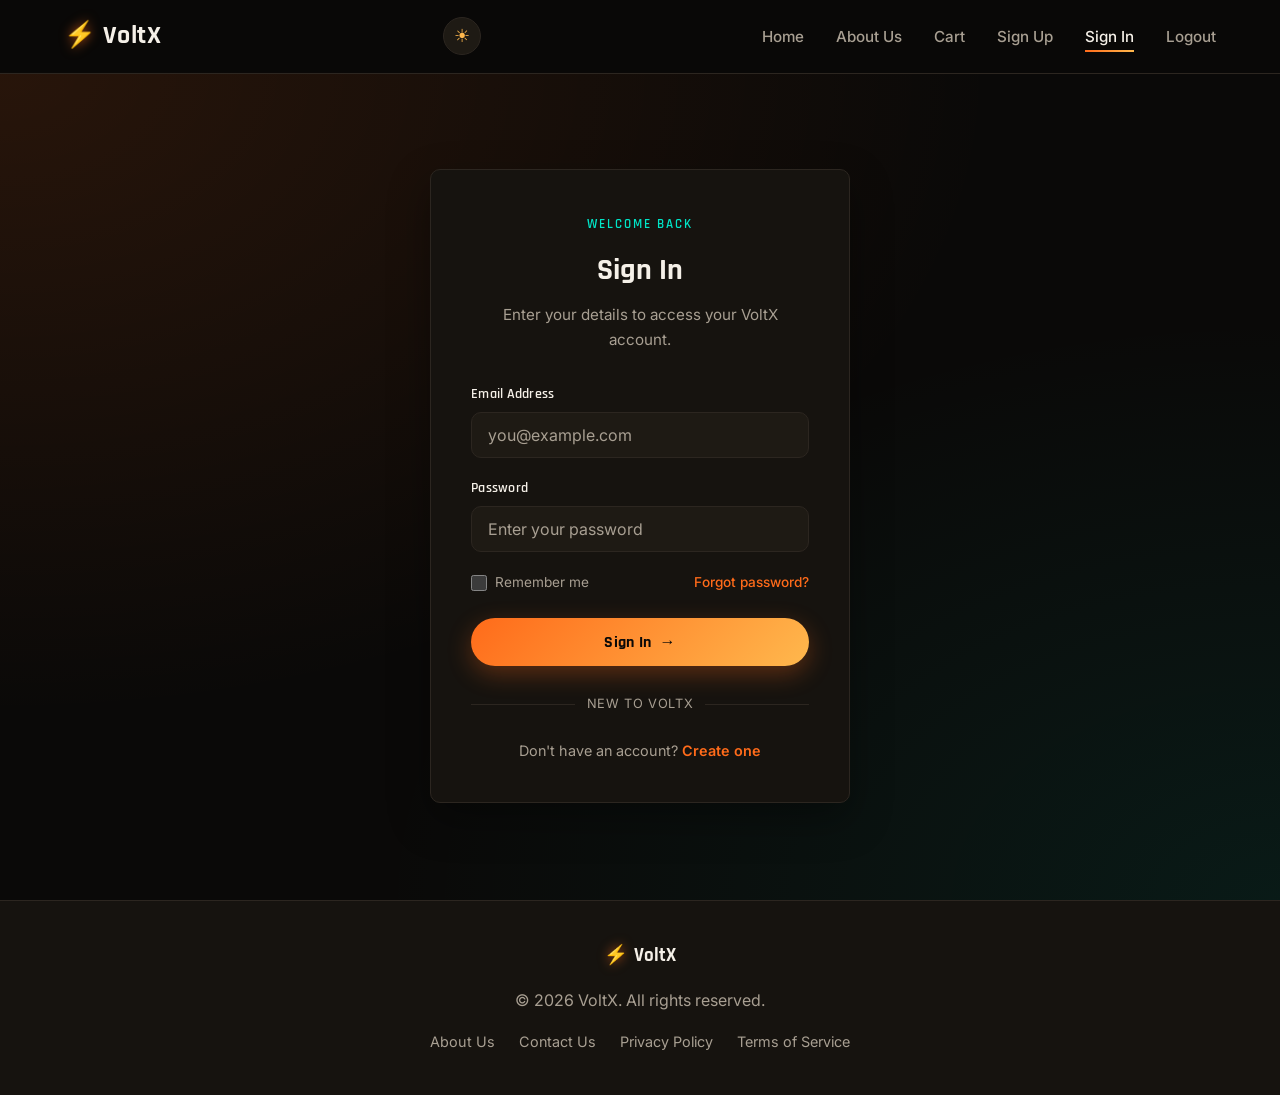
<file: signin.html>
<!DOCTYPE html>
<html lang="en">
<head>
    <meta charset="UTF-8">
    <meta name="viewport" content="width=device-width, initial-scale=1.0">
    <meta name="description" content="Sign in to your VoltX account to track orders and access member deals.">
    <title>VoltX | Sign In</title>

    <link rel="preconnect" href="https://fonts.googleapis.com">
    <link rel="preconnect" href="https://fonts.gstatic.com" crossorigin>
    <link href="https://fonts.googleapis.com/css2?family=Rajdhani:wght@500;600;700&family=Inter:wght@400;500;600&display=swap" rel="stylesheet">

    <link rel="stylesheet" href="style.css">
    <link rel="stylesheet" href="auth.css">
</head>
<body>

    <header class="site-header">
        <nav class="navbar" aria-label="Main Navigation">
            <div class="nav-brand">
                <a href="./index.html"><span class="bolt">&#9889;</span>VoltX</a>
            </div>

            <div class="nav-right">
                <button class="theme-toggle" id="themeToggle" aria-label="Toggle light and dark mode">
                    <span class="theme-icon sun-icon">&#9728;</span>
                    <span class="theme-icon moon-icon">&#9789;</span>
                </button>

                <button class="nav-toggle" id="navToggle" aria-label="Toggle navigation menu" aria-expanded="false" aria-controls="navLinks">
                    <span class="bar"></span>
                    <span class="bar"></span>
                    <span class="bar"></span>
                </button>
            </div>

            <ul class="nav-links" id="navLinks">
                <li><a href="./index.html">Home</a></li>
                <li><a href="./about.html">About Us</a></li>
                <li><a href="./cart.html">Cart</a></li>
                <li><a href="./signup.html">Sign Up</a></li>
                <li><a href="./signin.html" class="active" aria-current="page">Sign In</a></li>
                <li><a href="./logout.html">Logout</a></li>
            </ul>
        </nav>
        <div class="nav-backdrop" id="navBackdrop"></div>
    </header>

    <main class="auth-main">
        <div class="auth-card">
            <div class="auth-card-header">
                <span class="auth-eyebrow">WELCOME BACK</span>
                <h1>Sign In</h1>
                <p>Enter your details to access your VoltX account.</p>
            </div>

            <form class="auth-form" action="#" method="post">
                <div class="form-group">
                    <label for="email">Email Address</label>
                    <input type="email" id="email" name="email" placeholder="you@example.com" required>
                </div>

                <div class="form-group">
                    <label for="password">Password</label>
                    <input type="password" id="password" name="password" placeholder="Enter your password" required>
                </div>

                <div class="form-options">
                    <label class="checkbox-group">
                        <input type="checkbox" id="remember" name="remember">
                        Remember me
                    </label>
                    <a href="#">Forgot password?</a>
                </div>

                <button type="submit" class="auth-submit">Sign In <span class="cta-arrow">&rarr;</span></button>
            </form>

            <div class="auth-divider">NEW TO VOLTX</div>

            <p class="auth-switch">Don't have an account? <a href="./signup.html">Create one</a></p>
        </div>
    </main>

    <footer class="site-footer">
        <div class="footer-content">
            <div class="footer-brand"><span class="bolt">&#9889;</span>VoltX</div>
            <p>&copy; 2026 VoltX. All rights reserved.</p>
            <nav aria-label="Footer Navigation">
                <ul class="footer-links">
                    <li><a href="./about.html">About Us</a></li>
                    <li><a href="./contact.html">Contact Us</a></li>
                    <li><a href="./privacy.html">Privacy Policy</a></li>
                    <li><a href="./terms.html">Terms of Service</a></li>
                </ul>
            </nav>
        </div>
    </footer>

</body>
</html>
</file>
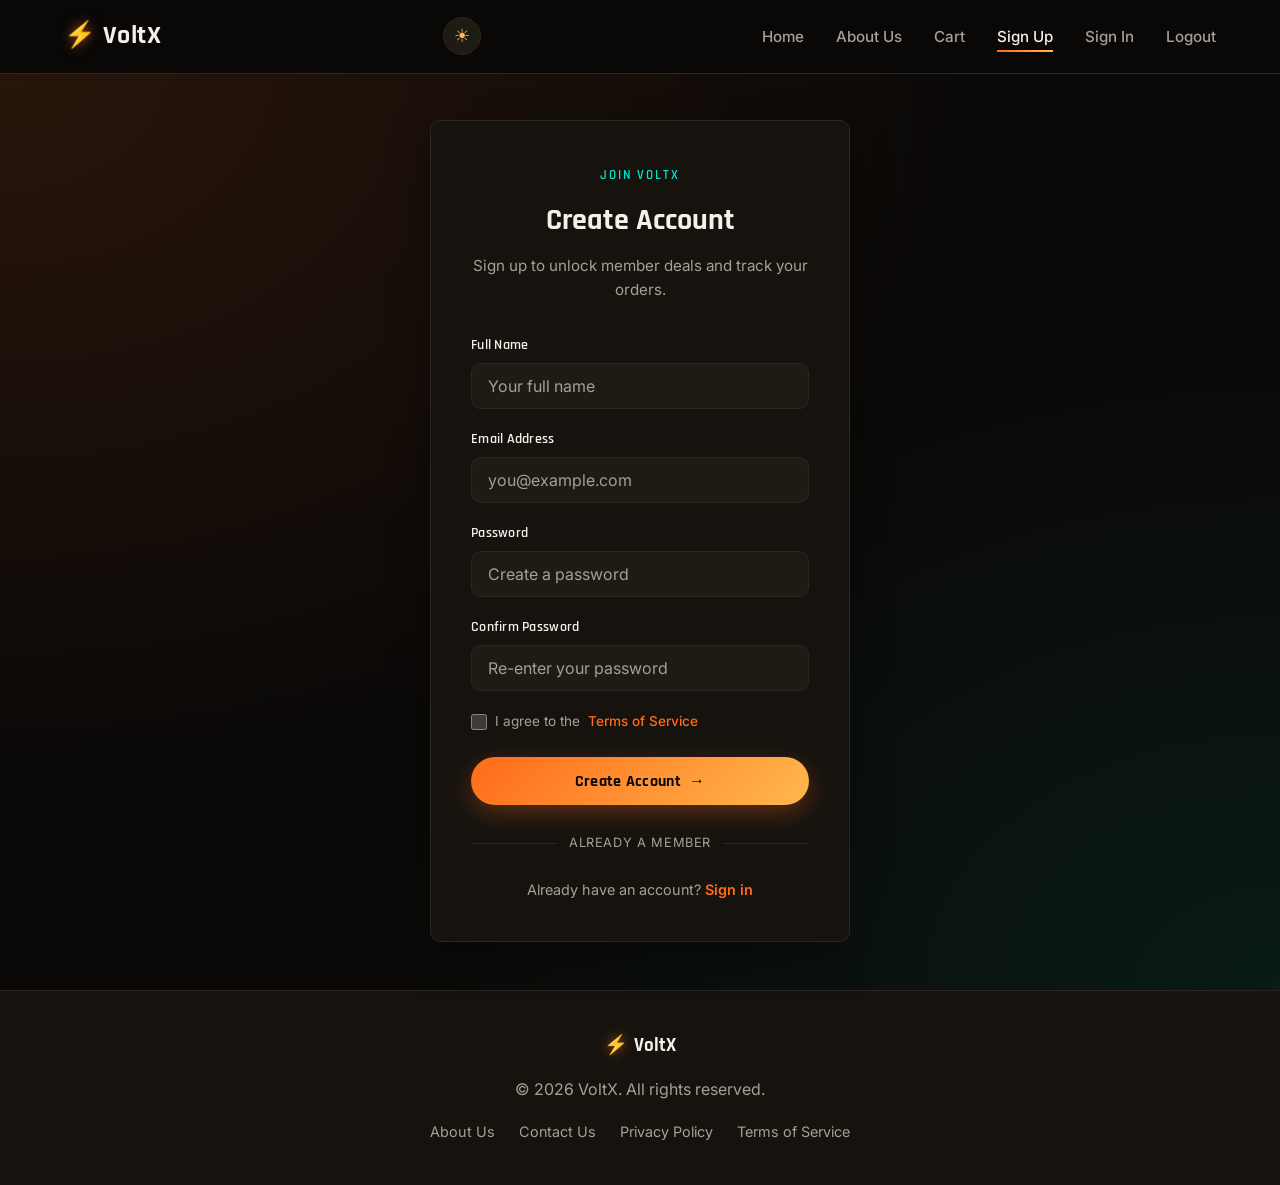
<file: signup.html>
<!DOCTYPE html>
<html lang="en">
<head>
    <meta charset="UTF-8">
    <meta name="viewport" content="width=device-width, initial-scale=1.0">
    <meta name="description" content="Create a VoltX account to unlock member deals and track your orders.">
    <title>VoltX | Sign Up</title>

    <link rel="preconnect" href="https://fonts.googleapis.com">
    <link rel="preconnect" href="https://fonts.gstatic.com" crossorigin>
    <link href="https://fonts.googleapis.com/css2?family=Rajdhani:wght@500;600;700&family=Inter:wght@400;500;600&display=swap" rel="stylesheet">

    <link rel="stylesheet" href="style.css">
    <link rel="stylesheet" href="auth.css">
</head>
<body>

    <header class="site-header">
        <nav class="navbar" aria-label="Main Navigation">
            <div class="nav-brand">
                <a href="./index.html"><span class="bolt">&#9889;</span>VoltX</a>
            </div>

            <div class="nav-right">
                <button class="theme-toggle" id="themeToggle" aria-label="Toggle light and dark mode">
                    <span class="theme-icon sun-icon">&#9728;</span>
                    <span class="theme-icon moon-icon">&#9789;</span>
                </button>

                <button class="nav-toggle" id="navToggle" aria-label="Toggle navigation menu" aria-expanded="false" aria-controls="navLinks">
                    <span class="bar"></span>
                    <span class="bar"></span>
                    <span class="bar"></span>
                </button>
            </div>

            <ul class="nav-links" id="navLinks">
                <li><a href="./index.html">Home</a></li>
                <li><a href="./about.html">About Us</a></li>
                <li><a href="./cart.html">Cart</a></li>
                <li><a href="./signup.html" class="active" aria-current="page">Sign Up</a></li>
                <li><a href="./signin.html">Sign In</a></li>
                <li><a href="./logout.html">Logout</a></li>
            </ul>
        </nav>
        <div class="nav-backdrop" id="navBackdrop"></div>
    </header>

    <main class="auth-main">
        <div class="auth-card">
            <div class="auth-card-header">
                <span class="auth-eyebrow">JOIN VOLTX</span>
                <h1>Create Account</h1>
                <p>Sign up to unlock member deals and track your orders.</p>
            </div>

            <form class="auth-form" action="#" method="post">
                <div class="form-group">
                    <label for="fullname">Full Name</label>
                    <input type="text" id="fullname" name="fullname" placeholder="Your full name" required>
                </div>

                <div class="form-group">
                    <label for="email">Email Address</label>
                    <input type="email" id="email" name="email" placeholder="you@example.com" required>
                </div>

                <div class="form-group">
                    <label for="password">Password</label>
                    <input type="password" id="password" name="password" placeholder="Create a password" required>
                </div>

                <div class="form-group">
                    <label for="confirm-password">Confirm Password</label>
                    <input type="password" id="confirm-password" name="confirm-password" placeholder="Re-enter your password" required>
                </div>

                <div class="form-options">
                    <label class="checkbox-group">
                        <input type="checkbox" id="terms" name="terms" required>
                        I agree to the <a href="./terms.html">Terms of Service</a>
                    </label>
                </div>

                <button type="submit" class="auth-submit">Create Account <span class="cta-arrow">&rarr;</span></button>
            </form>

            <div class="auth-divider">ALREADY A MEMBER</div>

            <p class="auth-switch">Already have an account? <a href="./signin.html">Sign in</a></p>
        </div>
    </main>

    <footer class="site-footer">
        <div class="footer-content">
            <div class="footer-brand"><span class="bolt">&#9889;</span>VoltX</div>
            <p>&copy; 2026 VoltX. All rights reserved.</p>
            <nav aria-label="Footer Navigation">
                <ul class="footer-links">
                    <li><a href="./about.html">About Us</a></li>
                    <li><a href="./contact.html">Contact Us</a></li>
                    <li><a href="./privacy.html">Privacy Policy</a></li>
                    <li><a href="./terms.html">Terms of Service</a></li>
                </ul>
            </nav>
        </div>
    </footer>

</body>
</html>
</file>
<file: style.css>
/* ============================================
   VoltX — Design Tokens
   ============================================ */
   /* ============================================
   VoltX — Pure CSS/HTML Loading Screen
   No JavaScript required
   ============================================ */
/* Logout Success Alert */
/* Logout Success Alert */
.logout-alert {
    position: fixed;
    top: 25px;
    left: 50%;
    z-index: 99999;

    padding: 14px 25px;

    border-radius: 999px;

    background: linear-gradient(
        135deg,
        var(--teal),
        #00b89f
    );

    color: var(--void);

    font-family: var(--font-display);
    font-weight: 700;
    letter-spacing: 0.03em;

    box-shadow:
        0 10px 30px rgba(0, 229, 199, 0.3);

    opacity: 0;
    visibility: hidden;

    pointer-events: none;
}


/* Show only when #logout-success exists */
#logout-success:target ~ .logout-alert {
    visibility: visible;

    animation: logoutAlert 5s ease forwards;
}


@keyframes logoutAlert {

    /* Start hidden */
    0% {
        opacity: 0;
        transform: translate(-50%, -30px);
    }

    /* Slide in */
    10% {
        opacity: 1;
        transform: translate(-50%, 0);
    }

    /* Stay visible */
    85% {
        opacity: 1;
        transform: translate(-50%, 0);
    }

    /* Fade out */
    100% {
        opacity: 0;
        transform: translate(-50%, -30px);
        visibility: hidden;
    }
}



.voltx-loader {
    position: fixed;
    inset: 0;
    z-index: 99999;

    display: flex;
    flex-direction: column;
    align-items: center;
    justify-content: center;
    gap: 1.1rem;

    background:
        radial-gradient(
            circle at center,
            rgba(255, 107, 26, 0.10),
            transparent 38%
        ),
        var(--void);

    color: var(--text);

    animation: loaderFadeOut 0.8s ease 2.8s forwards;

    pointer-events: none;
}


/* VoltX Logo */
.loader-logo {
    font-family: var(--font-display);
    font-size: 2.4rem;
    font-weight: 700;
    letter-spacing: 0.04em;

    text-shadow:
        0 0 20px rgba(255, 107, 26, 0.35);

    animation:
        loaderLogoPulse 1.2s ease-in-out infinite;
}


.loader-bolt {
    color: var(--orange);

    filter:
        drop-shadow(
            0 0 8px rgba(255, 107, 26, 0.8)
        );
}


/* Progress Bar Container */
.loader-track {
    width: min(280px, 65vw);
    height: 4px;

    overflow: hidden;

    border: 1px solid var(--border);
    border-radius: 999px;

    background: var(--surface-raised);

    box-shadow:
        0 0 18px rgba(255, 107, 26, 0.12);
}


/* Animated Progress */
.loader-progress {
    display: block;

    width: 0%;
    height: 100%;

    border-radius: inherit;

    background:
        linear-gradient(
            90deg,
            var(--orange),
            var(--amber),
            var(--teal)
        );

    box-shadow:
        0 0 12px rgba(255, 107, 26, 0.7);

    animation:
        loaderProgress 2.2s
        cubic-bezier(0.4, 0, 0.2, 1)
        forwards;
}


/* POWERING UP text */
.loader-text {
    font-family: var(--font-display);
    font-size: 0.72rem;
    font-weight: 600;

    letter-spacing: 0.22em;

    color: var(--teal);

    animation:
        loaderTextPulse 1s ease-in-out infinite;
}


/* ============================================
   Animations
   ============================================ */

@keyframes loaderProgress {

    0% {
        width: 0%;
    }

    65% {
        width: 72%;
    }

    100% {
        width: 100%;
    }
}


@keyframes loaderLogoPulse {

    0%,
    100% {
        transform: scale(1);
        opacity: 0.82;
    }

    50% {
        transform: scale(1.04);
        opacity: 1;
    }
}


@keyframes loaderTextPulse {

    0%,
    100% {
        opacity: 0.45;
    }

    50% {
        opacity: 1;
    }
}


/* Fade the entire loader away */
@keyframes loaderFadeOut {

    0% {
        opacity: 1;
        visibility: visible;
    }

    70% {
        opacity: 1;
    }

    100% {
        opacity: 0;
        visibility: hidden;
    }
}


/* Accessibility */
@media (prefers-reduced-motion: reduce) {

    .voltx-loader {
        animation:
            loaderFadeOut 0.4s ease 0.5s forwards;
    }

    .loader-progress,
    .loader-logo,
    .loader-text {
        animation: none;
    }

    .loader-progress {
        width: 100%;
    }
}
:root {
    --void: #0a0908;
    --surface: #16130f;
    --surface-raised: #1e1a14;
    --border: #2c2620;

    --orange: #ff6b1a;
    --amber: #ffb84d;
    --teal: #00e5c7;
    --pink: #ff3d81;

    --text: #f5f0e8;
    --text-muted: #a89f92;

    --font-display: 'Rajdhani', sans-serif;
    --font-body: 'Inter', sans-serif;

    --radius: 10px;

    color-scheme: dark;
}

/* Light mode overrides — toggled via data-theme="light" on <html> */
:root[data-theme="light"] {
    --void: #faf7f2;
    --surface: #ffffff;
    --surface-raised: #f2ede3;
    --border: #e4ddd0;

    --text: #1a1512;
    --text-muted: #6b6258;

    color-scheme: light;
}

:root[data-theme="light"] .bolt {
    filter: drop-shadow(0 0 4px rgba(255, 107, 26, 0.4));
}

:root[data-theme="light"] .navbar {
    background-color: rgba(250, 247, 242, 0.85);
}

:root[data-theme="light"] .floating-item,
:root[data-theme="light"] .product-card {
    box-shadow: 0 4px 16px rgba(0, 0, 0, 0.06);
}

:root[data-theme="light"] .hero {
    background:
        radial-gradient(ellipse at top left, rgba(255, 107, 26, 0.08), transparent 55%),
        radial-gradient(ellipse at bottom right, rgba(0, 229, 199, 0.06), transparent 50%),
        var(--void);
}

:root[data-theme="light"] .text-glow {
    text-shadow: 0 0 14px rgba(255, 107, 26, 0.25);
}

body {
    transition: background-color 0.3s ease, color 0.3s ease;
}

* {
    margin: 0;
    padding: 0;
    box-sizing: border-box;
}

html {
    -webkit-text-size-adjust: 100%;
    overflow-x: hidden;
}

.sr-only {
    position: absolute;
    width: 1px;
    height: 1px;
    padding: 0;
    margin: -1px;
    overflow: hidden;
    clip: rect(0, 0, 0, 0);
    white-space: nowrap;
    border: 0;
}

body {
    font-family: var(--font-body);
    line-height: 1.6;
    background-color: var(--void);
    color: var(--text);
    padding-top: 72px;
    width: 100%;
    min-width: 320px;
    overflow-x: hidden;
}

/* Mobile-first safety net: nothing is ever wider than its container */
img,
svg,
video {
    max-width: 100%;
    height: auto;
    display: block;
}

button,
input,
textarea,
select {
    max-width: 100%;
    font-size: 16px; /* prevents iOS Safari auto-zoom on focus */
}

@media (prefers-reduced-motion: reduce) {
    * { animation: none !important; transition: none !important; }
}

/* ============================================
   Navbar
   ============================================ */
.navbar {
    position: fixed;
    top: 0;
    left: 0;
    width: 100%;
    background-color: rgba(10, 9, 8, 0.85);
    backdrop-filter: blur(10px);
    border-bottom: 1px solid var(--border);
    display: flex;
    justify-content: space-between;
    align-items: center;
    padding: 1rem 5%;
    z-index: 1000;
}

.nav-brand a {
    display: flex;
    align-items: center;
    gap: 0.4rem;
    font-family: var(--font-display);
    font-size: 1.6rem;
    font-weight: 700;
    letter-spacing: 0.02em;
    color: var(--text);
    text-decoration: none;
}

.bolt {
    color: var(--orange);
    filter: drop-shadow(0 0 6px rgba(255, 107, 26, 0.7));
}

.nav-links {
    list-style: none;
    display: flex;
    gap: 2rem;
}

.nav-links a {
    position: relative;
    color: var(--text-muted);
    text-decoration: none;
    font-weight: 500;
    font-size: 0.95rem;
    padding: 0.25rem 0;
    transition: color 0.25s ease;
}

.nav-links a::after {
    content: '';
    position: absolute;
    left: 0;
    bottom: -2px;
    width: 0;
    height: 2px;
    background: linear-gradient(90deg, var(--orange), var(--amber));
    transition: width 0.25s ease;
}

.nav-links a:hover,
.nav-links a.active {
    color: var(--text);
}

.nav-links a:hover::after,
.nav-links a.active::after {
    width: 100%;
}

.nav-right {
    display: flex;
    align-items: center;
    gap: 1rem;
}

.theme-toggle {
    position: relative;
    display: flex;
    align-items: center;
    justify-content: center;
    width: 38px;
    height: 38px;
    border-radius: 50%;
    background: var(--surface-raised);
    border: 1px solid var(--border);
    cursor: pointer;
    overflow: hidden;
}

.theme-icon {
    position: absolute;
    font-size: 1.1rem;
    line-height: 1;
    transition: transform 0.35s ease, opacity 0.35s ease;
}

.sun-icon { color: var(--amber); transform: translateY(0); opacity: 1; }
.moon-icon { color: var(--teal); transform: translateY(30px); opacity: 0; }

:root[data-theme="light"] .sun-icon { transform: translateY(-30px); opacity: 0; }
:root[data-theme="light"] .moon-icon { transform: translateY(0); opacity: 1; }

/* Hamburger toggle — hidden on desktop */
.nav-toggle {
    display: none;
    flex-direction: column;
    justify-content: space-between;
    width: 26px;
    height: 19px;
    background: none;
    border: none;
    cursor: pointer;
    padding: 0;
    z-index: 1100;
}

.nav-toggle .bar {
    display: block;
    width: 100%;
    height: 3px;
    background-color: var(--orange);
    border-radius: 2px;
    transition: transform 0.3s ease, opacity 0.3s ease;
}

.nav-right { z-index: 1100; }

.nav-toggle.active .bar:nth-child(1) { transform: translateY(8px) rotate(45deg); }
.nav-toggle.active .bar:nth-child(2) { opacity: 0; }
.nav-toggle.active .bar:nth-child(3) { transform: translateY(-8px) rotate(-45deg); }

/* ============================================
   Hero
   ============================================ */
.hero {
    background:
        radial-gradient(ellipse at top left, rgba(255, 107, 26, 0.12), transparent 55%),
        radial-gradient(ellipse at bottom right, rgba(0, 229, 199, 0.08), transparent 50%),
        var(--void);
    color: var(--text);
    text-align: center;
    padding: 6rem 2rem;
    display: flex;
    justify-content: space-between;
    align-items: center;
    position: relative;
    overflow: hidden;
}

.hero-content {
    max-width: 600px;
    margin: 0 auto;
    z-index: 2;
}

.hero-eyebrow {
    display: inline-block;
    font-family: var(--font-display);
    font-size: 0.8rem;
    font-weight: 600;
    letter-spacing: 0.15em;
    color: var(--orange);
    margin-bottom: 1.2rem;
}

.hero-content h1 {
    font-family: var(--font-display);
    font-size: 3rem;
    font-weight: 700;
    line-height: 1.1;
    letter-spacing: 0.01em;
    margin-bottom: 1.25rem;
}

.text-glow {
    color: var(--orange);
    text-shadow: 0 0 24px rgba(255, 107, 26, 0.55);
}

.hero-content p {
    font-size: 1.1rem;
    margin-bottom: 2rem;
    color: var(--text-muted);
}

.cta-button {
    display: inline-flex;
    align-items: center;
    gap: 0.5rem;
    background: linear-gradient(135deg, var(--orange), var(--amber));
    color: var(--void);
    padding: 0.85rem 1.75rem;
    border-radius: 999px;
    text-decoration: none;
    font-family: var(--font-display);
    font-weight: 700;
    letter-spacing: 0.02em;
    box-shadow: 0 8px 24px rgba(255, 107, 26, 0.3);
    transition: transform 0.25s ease, box-shadow 0.25s ease;
}

.cta-button:hover {
    transform: translateY(-2px) scale(1.03);
    box-shadow: 0 12px 30px rgba(255, 107, 26, 0.45);
}

.cta-arrow {
    transition: transform 0.25s ease;
}

.cta-button:hover .cta-arrow {
    transform: translateX(3px);
}

.hero-floating-images {
    display: flex;
    flex-direction: column;
    gap: 2rem;
    width: 180px;
    z-index: 1;
}

.floating-item {
    background: var(--surface);
    border: 1px solid var(--border);
    border-radius: var(--radius);
    overflow: hidden;
    height: 100px;
    box-shadow: 0 4px 20px rgba(0, 0, 0, 0.4);
}

.floating-item img {
    width: 100%;
    height: 100%;
    object-fit: cover;
}

@keyframes continuousZoom {
    0%, 100% { transform: scale(1); }
    50% { transform: scale(1.08); }
}

.zoom-anim { animation: continuousZoom 4s ease-in-out infinite; }
.delay-1 { animation-delay: 1s; }
.delay-2 { animation-delay: 2s; }
.delay-3 { animation-delay: 3s; }

/* ============================================
   Current line — signature element
   A glowing pulse traveling along a divider, like electricity running the page
   ============================================ */
.current-line {
    position: relative;
    height: 2px;
    max-width: 1200px;
    margin: 0 auto;
    background: var(--border);
    overflow: visible;
}

.pulse-dot {
    position: absolute;
    top: 50%;
    left: -6px;
    width: 12px;
    height: 12px;
    border-radius: 50%;
    background: var(--orange);
    box-shadow: 0 0 12px 4px rgba(255, 107, 26, 0.7);
    transform: translateY(-50%);
    animation: travel 3.5s linear infinite;
}

@keyframes travel {
    0% { left: -6px; }
    100% { left: calc(100% - 6px); }
}

/* ============================================
   Scroll-reveal (expand + fade)
   ============================================ */
.reveal {
    opacity: 0;
    transform: scale(0.94) translateY(16px);
    transition: opacity 0.6s ease, transform 0.6s ease;
}

.reveal.visible {
    opacity: 1;
    transform: scale(1) translateY(0);
}

/* ============================================
   Content layout
   ============================================ */
.content-wrapper {
    max-width: 1200px;
    margin: 0 auto 4rem auto;
    padding: 0 1.5rem;
    display: flex;
    flex-direction: column;
    gap: 3rem;
}

.section-tag {
    display: inline-block;
    font-family: var(--font-display);
    font-size: 0.8rem;
    font-weight: 600;
    letter-spacing: 0.15em;
    color: var(--teal);
    margin-bottom: 0.75rem;
}

.section-header {
    margin: 3rem 0 1rem;
    text-align: center;
}

.section-header h2 {
    font-family: var(--font-display);
    font-size: 2.25rem;
    font-weight: 700;
    color: var(--text);
    margin-bottom: 0.5rem;
}

.section-header p {
    color: var(--text-muted);
}

/* ============================================
   Product grid & cards
   ============================================ */
.product-grid {
    display: grid;
    grid-template-columns: repeat(auto-fit, minmax(250px, 1fr));
    gap: 2rem;
}

.product-card {
    background: var(--surface);
    border: 1px solid var(--border);
    border-radius: var(--radius);
    overflow: hidden;
    display: flex;
    flex-direction: column;
    transition: transform 0.35s ease, box-shadow 0.35s ease, border-color 0.35s ease;
}

.product-card:hover {
    transform: translateY(-6px);
    border-color: var(--orange);
    box-shadow: 0 16px 40px rgba(255, 107, 26, 0.18);
}

.product-image-container {
    position: relative;
}

.product-image-container img {
    width: 100%;
    height: 200px;
    object-fit: cover;
    display: block;
}

.product-badge {
    position: absolute;
    top: 0.75rem;
    left: 0.75rem;
    font-family: var(--font-display);
    font-size: 0.7rem;
    font-weight: 700;
    letter-spacing: 0.05em;
    padding: 0.3rem 0.65rem;
    border-radius: 999px;
    color: var(--void);
    z-index: 2;
}

.badge-teal { background: var(--teal); }
.badge-pink { background: var(--pink); color: var(--text); }
.badge-amber { background: var(--amber); }

.product-info {
    padding: 1.25rem;
    display: flex;
    flex-direction: column;
    flex-grow: 1;
}

.product-info h3 {
    font-family: var(--font-display);
    font-size: 1.15rem;
    font-weight: 600;
    margin-bottom: 0.5rem;
    color: var(--text);
}

.price {
    font-family: var(--font-display);
    font-size: 1.3rem;
    font-weight: 700;
    color: var(--orange);
    margin-bottom: 1rem;
}

.buy-btn {
    margin-top: auto;
    background: transparent;
    border: 1.5px solid var(--orange);
    color: var(--orange);
    padding: 0.55rem 1rem;
    border-radius: 999px;
    cursor: pointer;
    font-family: var(--font-display);
    font-weight: 600;
    letter-spacing: 0.02em;
    transition: background-color 0.25s ease, color 0.25s ease;
}

.buy-btn:hover {
    background-color: var(--orange);
    color: var(--void);
}

/* ============================================
   Promo sidebar
   ============================================ */
.promo-sidebar {
    background: linear-gradient(135deg, var(--surface-raised), var(--surface));
    border: 1px solid var(--border);
    border-radius: var(--radius);
    padding: 2.5rem;
    text-align: center;
}

.promo-card h3 {
    font-family: var(--font-display);
    font-size: 1.4rem;
    font-weight: 600;
    color: var(--text);
    margin: 0.5rem 0 1.25rem;
    line-height: 1.4;
}

.promo-btn {
    display: inline-flex;
    align-items: center;
    gap: 0.5rem;
    background: linear-gradient(135deg, var(--teal), #00b89f);
    color: var(--void);
    padding: 0.65rem 1.5rem;
    border-radius: 999px;
    text-decoration: none;
    font-family: var(--font-display);
    font-weight: 700;
    transition: transform 0.25s ease;
}

.promo-btn:hover {
    transform: translateY(-2px) scale(1.03);
}

/* ============================================
   Footer
   ============================================ */
.site-footer {
    background-color: var(--surface);
    border-top: 1px solid var(--border);
    color: var(--text-muted);
    padding: 2.5rem 5%;
    text-align: center;
}

.footer-content {
    max-width: 1200px;
    margin: 0 auto;
    display: flex;
    flex-direction: column;
    gap: 1rem;
    align-items: center;
}

.footer-brand {
    display: flex;
    align-items: center;
    gap: 0.4rem;
    font-family: var(--font-display);
    font-size: 1.2rem;
    font-weight: 700;
    color: var(--text);
}

.footer-links {
    list-style: none;
    display: flex;
    gap: 1.5rem;
}

.footer-links a {
    color: var(--text-muted);
    text-decoration: none;
    font-size: 0.9rem;
    transition: color 0.25s ease;
}

.footer-links a:hover {
    color: var(--orange);
}

/* ============================================
   Mobile
   ============================================ */
@media (max-width: 768px) {
    body { padding-top: 64px; }

    .navbar { padding: 0.85rem 5%; }

    .nav-toggle { display: flex; }

    /* Slide-in side drawer, covers at most ~65% of the screen */
    .nav-links {
        position: fixed;
        top: 0;
        right: 0;
        height: 100vh;
        width: min(65vw, 280px);
        flex-direction: column;
        align-items: flex-start;
        gap: 0;
        background-color: var(--surface);
        border-left: 1px solid var(--border);
        padding-top: 5rem;
        box-shadow: -8px 0 30px rgba(0,0,0,0.5);
        transform: translateX(100%);
        transition: transform 0.3s ease;
        overflow-y: auto;
        z-index: 1050;
    }

    .nav-links.open { transform: translateX(0); }

    .nav-links li { width: 100%; }

    .nav-links a {
        display: block;
        padding: 0.9rem 1.5rem;
        border-bottom: 1px solid var(--border);
        font-size: 1.05rem;
    }

    .nav-links a::after { display: none; }

    .nav-backdrop {
        display: none;
        position: fixed;
        inset: 0;
        background: rgba(0,0,0,0.6);
        z-index: 1000;
    }

    .nav-backdrop.open { display: block; }

    .hero {
        flex-direction: column;
        gap: 2rem;
        padding: 3.5rem 1.25rem;
    }

    .hero-floating-images {
        flex-direction: row;
        flex-wrap: wrap;
        justify-content: center;
        gap: 1rem;
        width: 100%;
    }

    .floating-item {
        height: 80px;
        width: 130px;
        max-width: 40vw;
    }

    .hero-content h1 { font-size: 2rem; }
    .hero-content p { font-size: 1rem; }

    .cta-button {
        width: 100%;
        max-width: 280px;
        justify-content: center;
        padding: 0.85rem 1.5rem;
    }

    .content-wrapper {
        padding: 0 1rem;
        gap: 2rem;
    }

    .section-header h2 { font-size: 1.75rem; }

    .product-grid {
        grid-template-columns: repeat(auto-fit, minmax(160px, 1fr));
        gap: 1.25rem;
    }

    .product-image-container img { height: 150px; }
    .product-info { padding: 1rem; }
    .buy-btn { width: 100%; padding: 0.7rem 1rem; }

    .promo-sidebar { padding: 1.75rem; }
    .promo-card h3 { font-size: 1.15rem; }

    .footer-links {
        flex-wrap: wrap;
        justify-content: center;
        gap: 1rem;
    }
}

@media (max-width: 420px) {
    .hero-content h1 { font-size: 1.6rem; }
    .product-grid { grid-template-columns: 1fr; }
}
</file>
<file: auth.css>
/* ============================================
   VoltX — Auth Pages (Sign In / Sign Up)
   Uses the design tokens and header/footer
   styles already defined in style.css
   ============================================ */

.auth-main {
    min-height: calc(100vh - 72px);
    display: flex;
    align-items: center;
    justify-content: center;
    padding: 3rem 1.5rem;
    background:
        radial-gradient(ellipse at top left, rgba(255, 107, 26, 0.12), transparent 55%),
        radial-gradient(ellipse at bottom right, rgba(0, 229, 199, 0.08), transparent 50%),
        var(--void);
}

.auth-card {
    width: 100%;
    max-width: 420px;
    background: var(--surface);
    border: 1px solid var(--border);
    border-radius: var(--radius);
    padding: 2.5rem;
    box-shadow: 0 16px 40px rgba(0, 0, 0, 0.35);
}

.auth-card-header {
    text-align: center;
    margin-bottom: 2rem;
}

.auth-eyebrow {
    display: inline-block;
    font-family: var(--font-display);
    font-size: 0.8rem;
    font-weight: 600;
    letter-spacing: 0.15em;
    color: var(--teal);
    margin-bottom: 0.75rem;
}

.auth-card-header h1 {
    font-family: var(--font-display);
    font-size: 1.9rem;
    font-weight: 700;
    color: var(--text);
    margin-bottom: 0.5rem;
}

.auth-card-header p {
    color: var(--text-muted);
    font-size: 0.95rem;
}

.auth-form {
    display: flex;
    flex-direction: column;
    gap: 1.25rem;
}

.form-group {
    display: flex;
    flex-direction: column;
    gap: 0.4rem;
}

.form-group label {
    font-family: var(--font-display);
    font-size: 0.85rem;
    font-weight: 600;
    letter-spacing: 0.02em;
    color: var(--text);
}

.form-group input {
    font-family: var(--font-body);
    font-size: 16px;
    color: var(--text);
    background: var(--surface-raised);
    border: 1px solid var(--border);
    border-radius: var(--radius);
    padding: 0.75rem 1rem;
    outline: none;
    transition: border-color 0.25s ease, box-shadow 0.25s ease;
}

.form-group input::placeholder {
    color: var(--text-muted);
}

.form-group input:focus {
    border-color: var(--orange);
    box-shadow: 0 0 0 3px rgba(255, 107, 26, 0.15);
}

.form-options {
    display: flex;
    align-items: center;
    justify-content: space-between;
    font-size: 0.85rem;
}

.checkbox-group {
    display: flex;
    align-items: center;
    gap: 0.5rem;
    color: var(--text-muted);
}

.checkbox-group input[type="checkbox"] {
    accent-color: var(--orange);
    width: 16px;
    height: 16px;
}

.form-options a {
    color: var(--orange);
    text-decoration: none;
    font-weight: 500;
}

.form-options a:hover {
    text-decoration: underline;
}

.auth-submit {
    display: inline-flex;
    align-items: center;
    justify-content: center;
    gap: 0.5rem;
    background: linear-gradient(135deg, var(--orange), var(--amber));
    color: var(--void);
    border: none;
    padding: 0.85rem 1.75rem;
    border-radius: 999px;
    text-decoration: none;
    font-family: var(--font-display);
    font-weight: 700;
    letter-spacing: 0.02em;
    font-size: 1rem;
    cursor: pointer;
    box-shadow: 0 8px 24px rgba(255, 107, 26, 0.3);
    transition: transform 0.25s ease, box-shadow 0.25s ease;
    margin-top: 0.25rem;
}

.auth-submit:hover {
    transform: translateY(-2px) scale(1.02);
    box-shadow: 0 12px 30px rgba(255, 107, 26, 0.45);
}

.auth-divider {
    display: flex;
    align-items: center;
    gap: 0.75rem;
    margin: 1.75rem 0 1.5rem;
    color: var(--text-muted);
    font-size: 0.8rem;
    letter-spacing: 0.05em;
}

.auth-divider::before,
.auth-divider::after {
    content: '';
    flex: 1;
    height: 1px;
    background: var(--border);
}

.auth-switch {
    text-align: center;
    font-size: 0.9rem;
    color: var(--text-muted);
}

.auth-switch a {
    color: var(--orange);
    text-decoration: none;
    font-weight: 600;
}

.auth-switch a:hover {
    text-decoration: underline;
}

/* ============================================
   Mobile
   ============================================ */
@media (max-width: 480px) {
    .auth-card {
        padding: 1.75rem;
    }

    .auth-card-header h1 {
        font-size: 1.6rem;
    }

    .form-options {
        flex-direction: column;
        align-items: flex-start;
        gap: 0.5rem;
    }
}
</file>
